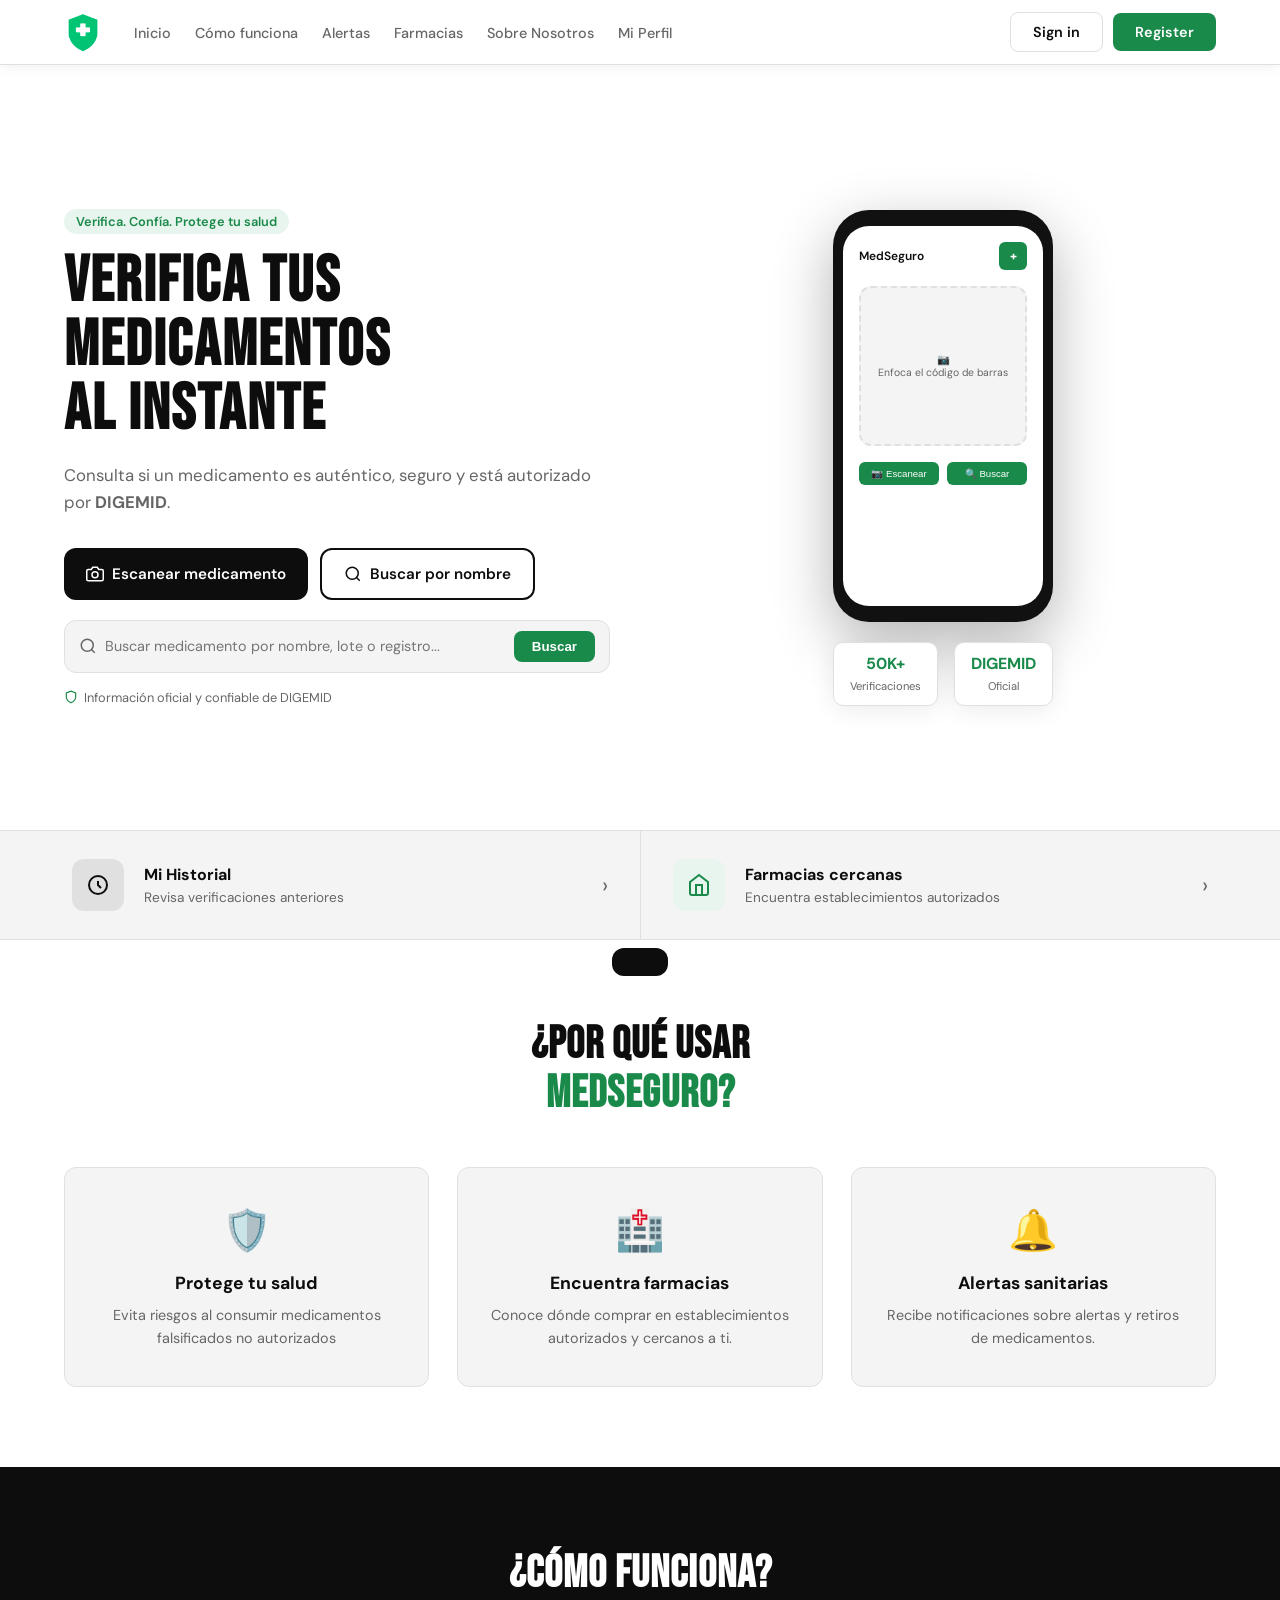
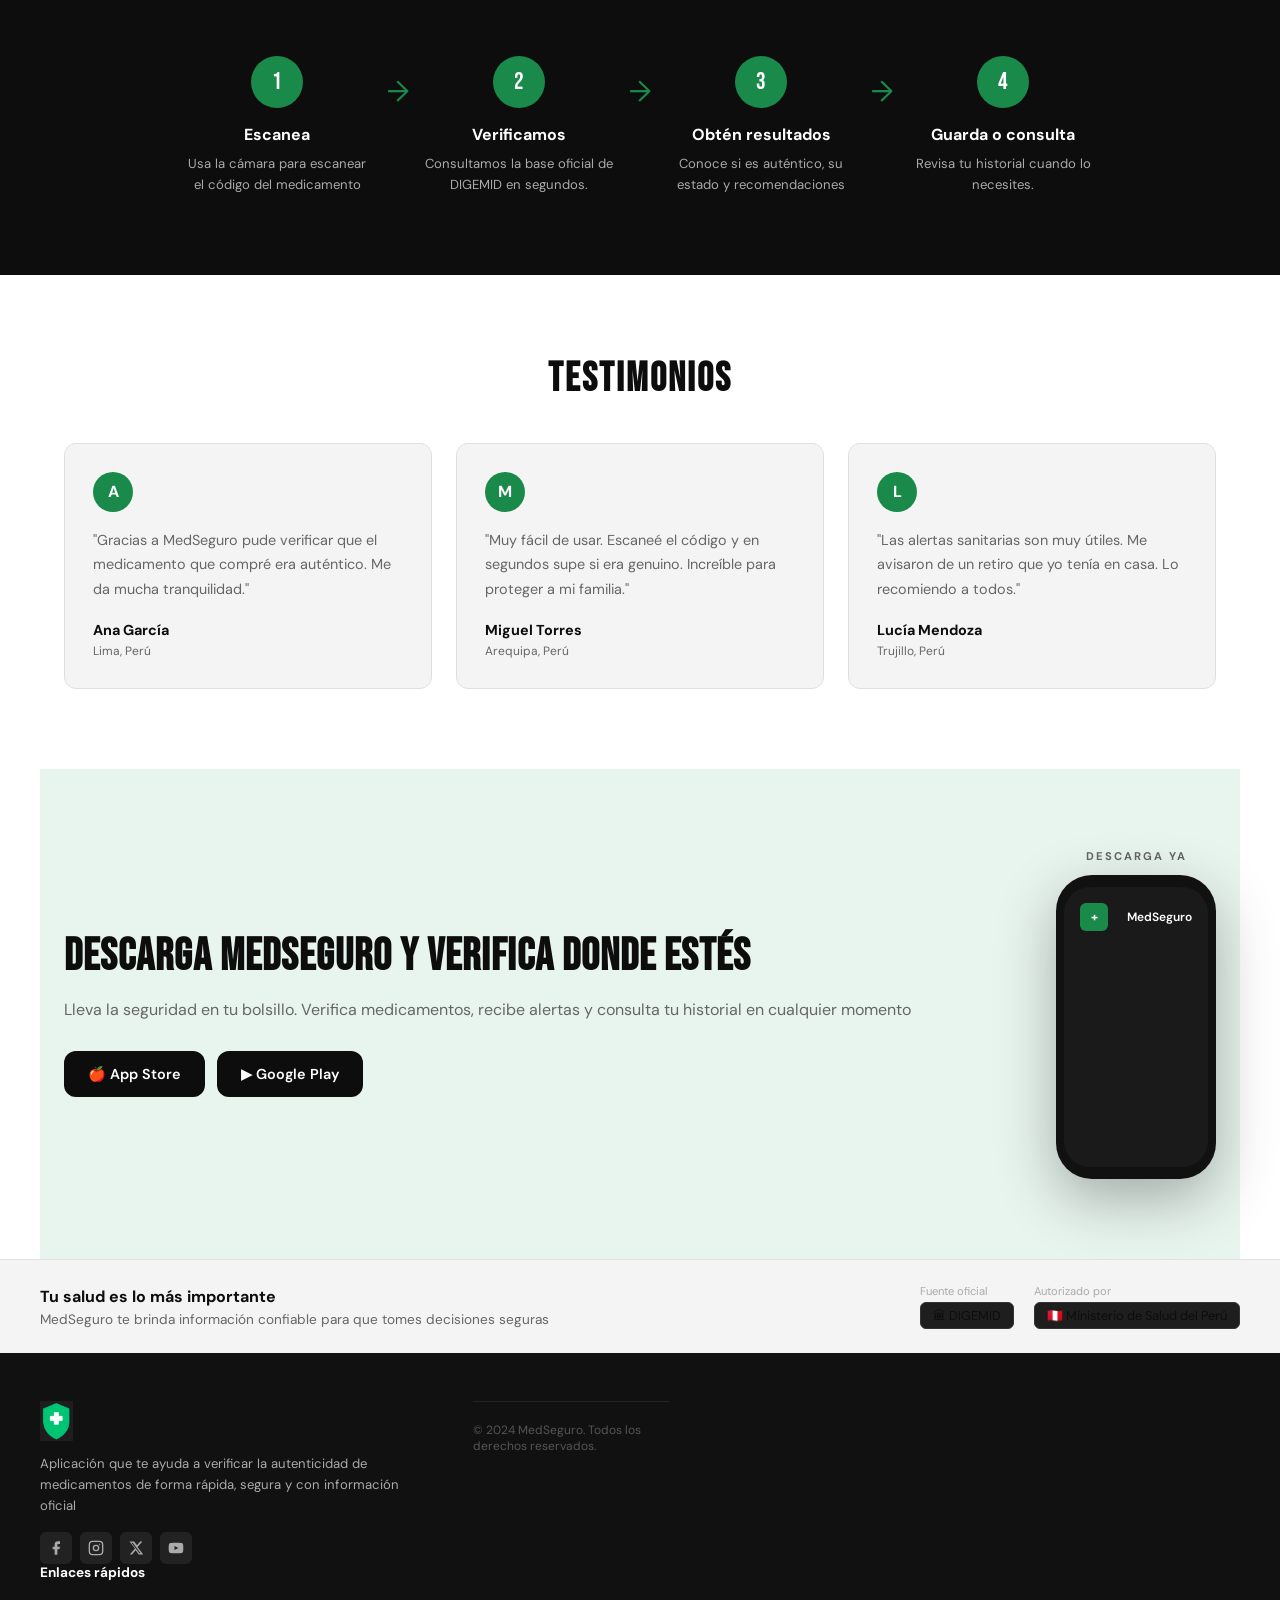
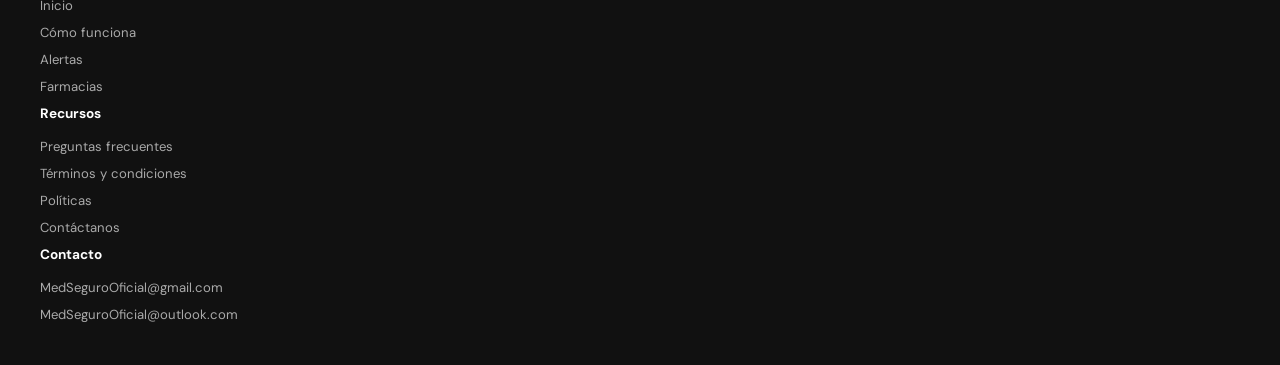
<file: docs/index.html>
<!DOCTYPE html>
<html lang="es">
<head>
  <meta charset="UTF-8"/>
  <meta name="viewport" content="width=device-width, initial-scale=1.0"/>
  <title>MedSeguro – Verifica. Confía. Cuida tu salud.</title>
  <link rel="icon" href="favicon.ico">
  <link href="https://fonts.googleapis.com/css2?family=Bebas+Neue&family=DM+Sans:wght@400;500;600;700&display=swap" rel="stylesheet">
  <link rel="stylesheet" href="assets/styles/styles.css">
</head>
<body>

  <!-- ==================== NAVBAR ==================== -->
  <nav class="navbar">
    <div class="nav-inner">
      <div class="logo" onclick="goTo('inicio')">
        <img src="assets/images/logo1.png" alt="MedSeguro" height="40" style="display:block"/>
      </div>
      <ul class="nav-links">
        <li><a onclick="goTo('inicio')" data-page="inicio">Inicio</a></li>
        <li><a onclick="goTo('inicio', 'como-funciona')" data-page="inicio">Cómo funciona</a></li>
        <li><a onclick="goTo('alertas')" data-page="alertas">Alertas</a></li>
        <li><a onclick="goTo('farmacias')" data-page="farmacias">Farmacias</a></li>
        <li><a onclick="goTo('nosotros')" data-page="nosotros">Sobre Nosotros</a></li>
        <li><a onclick="goTo('perfil')" data-page="perfil">Mi Perfil</a></li>
      </ul>
      <div class="nav-actions" id="navActions">
        <button class="btn-outline" onclick="openModal('loginModal')">Sign in</button>
        <button class="btn-primary" onclick="openModal('registerModal')">Register</button>
      </div>
      <div class="nav-perfil-btn" id="navPerfilBtn" style="display:none" onclick="goTo('perfil')">
        <div class="nav-avatar">JP</div>
        <span>Juan Pérez</span>
      </div>
      <button class="hamburger" onclick="toggleMenu()">
        <span></span><span></span><span></span>
      </button>
    </div>
    <div class="mobile-menu" id="mobileMenu">
      <a onclick="goTo('inicio');toggleMenu()">Inicio</a>
      <a onclick="goTo('alertas');toggleMenu()">Alertas</a>
      <a onclick="goTo('farmacias');toggleMenu()">Farmacias</a>
      <a onclick="goTo('nosotros');toggleMenu()">Sobre Nosotros</a>
      <a onclick="goTo('historial');toggleMenu()">Historial</a>
      <a onclick="goTo('perfil');toggleMenu()">Mi Perfil</a>
      <hr>
      <div id="mobileAuthBtns">
        <button class="btn-outline" onclick="openModal('loginModal')">Sign in</button>
        <button class="btn-primary" onclick="openModal('registerModal')">Register</button>
      </div>
      <div id="mobilePerfilBtn" style="display:none">
        <button class="btn-primary" onclick="goTo('perfil');toggleMenu()">👤 Mi Perfil</button>
      </div>
    </div>
  </nav>

  <!-- ==================== PAGE: INICIO ==================== -->
  <div class="page active" id="page-inicio">

    <!-- HERO -->
    <section class="hero" id="sec-inicio">
      <div class="hero-content">
        <p class="hero-tag">Verifica. Confía. Protege tu salud</p>
        <h1 class="hero-title">VERIFICA TUS<br>MEDICAMENTOS<br>AL INSTANTE</h1>
        <p class="hero-sub">Consulta si un medicamento es auténtico, seguro y está autorizado por <strong>DIGEMID</strong>.</p>
        <div class="hero-actions">
          <button class="btn-hero-cam" onclick="openModal('scanModal')">
            <svg viewBox="0 0 24 24" fill="none" stroke="currentColor" stroke-width="2"><path d="M23 19a2 2 0 01-2 2H3a2 2 0 01-2-2V8a2 2 0 012-2h4l2-3h6l2 3h4a2 2 0 012 2z"/><circle cx="12" cy="13" r="4"/></svg>
            Escanear medicamento
          </button>
          <button class="btn-hero-search" onclick="document.getElementById('searchInput').focus()">
            <svg viewBox="0 0 24 24" fill="none" stroke="currentColor" stroke-width="2"><circle cx="11" cy="11" r="8"/><path d="m21 21-4.35-4.35"/></svg>
            Buscar por nombre
          </button>
        </div>
        <div class="hero-search-bar">
          <svg viewBox="0 0 24 24" fill="none" stroke="currentColor" stroke-width="2"><circle cx="11" cy="11" r="8"/><path d="m21 21-4.35-4.35"/></svg>
          <input type="text" id="searchInput" placeholder="Buscar medicamento por nombre, lote o registro..." onkeydown="if(event.key==='Enter') buscarMedicamento()"/>
          <button onclick="buscarMedicamento()">Buscar</button>
        </div>
        <p class="hero-badge">
          <svg viewBox="0 0 24 24" fill="none" stroke="currentColor" stroke-width="2"><path d="M12 22s8-4 8-10V5l-8-3-8 3v7c0 6 8 10 8 10z"/></svg>
          Información oficial y confiable de DIGEMID
        </p>
      </div>
      <div class="hero-phone">
        <div class="phone-frame">
          <div class="phone-screen">
            <div class="phone-app-header"><span>MedSeguro</span><div class="phone-shield">+</div></div>
            <div class="phone-scan-area"><p>📷</p><p>Enfoca el código de barras</p></div>
            <div class="phone-actions-mini"><button>📷 Escanear</button><button>🔍 Buscar</button></div>
          </div>
        </div>
        <div class="phone-badges">
          <div class="phone-badge-item"><span class="badge-num">50K+</span><span>Verificaciones</span></div>
          <div class="phone-badge-item"><span class="badge-num">DIGEMID</span><span>Oficial</span></div>
        </div>
      </div>
    </section>

    <!-- QUICK ACTIONS BANNER -->
    <section class="quick-actions-bar">
      <div class="quick-actions-inner">
        <div class="quick-action-item" onclick="goTo('historial')">
          <div class="qa-icon">
            <svg viewBox="0 0 24 24" fill="none" stroke="currentColor" stroke-width="2"><path d="M12 8v4l3 3m6-3a9 9 0 11-18 0 9 9 0 0118 0z"/></svg>
          </div>
          <div><h3>Mi Historial</h3><p>Revisa verificaciones anteriores</p></div>
          <span class="qa-arrow">›</span>
        </div>
        <div class="quick-action-divider"></div>
        <div class="quick-action-item" onclick="goTo('farmacias')">
          <div class="qa-icon green">
            <svg viewBox="0 0 24 24" fill="none" stroke="currentColor" stroke-width="2"><path d="M3 9l9-7 9 7v11a2 2 0 01-2 2H5a2 2 0 01-2-2z"/><polyline points="9 22 9 12 15 12 15 22"/></svg>
          </div>
          <div><h3>Farmacias cercanas</h3><p>Encuentra establecimientos autorizados</p></div>
          <span class="qa-arrow">›</span>
        </div>
      </div>
    </section>

    <!-- BENEFICIOS -->
    <section class="beneficios" id="sec-beneficios">
      <h2>¿Por qué usar<br><span class="green">MedSeguro?</span></h2>
      <div class="beneficios-grid">
        <div class="beneficio-card"><div class="beneficio-icon">🛡️</div><h3>Protege tu salud</h3><p>Evita riesgos al consumir medicamentos falsificados no autorizados</p></div>
        <div class="beneficio-card" onclick="goTo('farmacias')" style="cursor:pointer"><div class="beneficio-icon">🏥</div><h3>Encuentra farmacias</h3><p>Conoce dónde comprar en establecimientos autorizados y cercanos a ti.</p></div>
        <div class="beneficio-card" onclick="goTo('alertas')" style="cursor:pointer"><div class="beneficio-icon">🔔</div><h3>Alertas sanitarias</h3><p>Recibe notificaciones sobre alertas y retiros de medicamentos.</p></div>
      </div>
    </section>

    <!-- COMO FUNCIONA -->
    <section class="como-funciona" id="sec-como-funciona">
      <h2>¿Cómo funciona?</h2>
      <div class="pasos">
        <div class="paso"><div class="paso-num">1</div><h3>Escanea</h3><p>Usa la cámara para escanear el código del medicamento</p></div>
        <div class="paso-arrow">→</div>
        <div class="paso"><div class="paso-num">2</div><h3>Verificamos</h3><p>Consultamos la base oficial de DIGEMID en segundos.</p></div>
        <div class="paso-arrow">→</div>
        <div class="paso"><div class="paso-num">3</div><h3>Obtén resultados</h3><p>Conoce si es auténtico, su estado y recomendaciones</p></div>
        <div class="paso-arrow">→</div>
        <div class="paso"><div class="paso-num">4</div><h3>Guarda o consulta</h3><p>Revisa tu historial cuando lo necesites.</p></div>
      </div>
    </section>

    <!-- TESTIMONIOS -->
    <section class="testimonios">
      <h2>TESTIMONIOS</h2>
      <div class="testimonios-grid">
        <div class="testimonio-card"><div class="testimonio-avatar">A</div><p>"Gracias a MedSeguro pude verificar que el medicamento que compré era auténtico. Me da mucha tranquilidad."</p><div class="testimonio-footer"><strong>Ana García</strong><span>Lima, Perú</span></div></div>
        <div class="testimonio-card"><div class="testimonio-avatar">M</div><p>"Muy fácil de usar. Escaneé el código y en segundos supe si era genuino. Increíble para proteger a mi familia."</p><div class="testimonio-footer"><strong>Miguel Torres</strong><span>Arequipa, Perú</span></div></div>
        <div class="testimonio-card"><div class="testimonio-avatar">L</div><p>"Las alertas sanitarias son muy útiles. Me avisaron de un retiro que yo tenía en casa. Lo recomiendo a todos."</p><div class="testimonio-footer"><strong>Lucía Mendoza</strong><span>Trujillo, Perú</span></div></div>
      </div>
    </section>

    <!-- DESCARGA -->
    <section class="descarga">
      <div class="descarga-content">
        <h2>Descarga MedSeguro y verifica donde estés</h2>
        <p>Lleva la seguridad en tu bolsillo. Verifica medicamentos, recibe alertas y consulta tu historial en cualquier momento</p>
        <div class="descarga-btns">
          <button class="btn-store">🍎 App Store</button>
          <button class="btn-store">▶ Google Play</button>
        </div>
      </div>
      <div class="descarga-phone">
        <div class="descarga-phone-label">DESCARGA YA</div>
        <div class="phone-frame small"><div class="phone-screen dark"><div class="phone-app-header"><div class="phone-shield">+</div><span style="color:white;font-size:0.75rem">MedSeguro</span></div></div></div>
      </div>
    </section>

    <!-- FOOTER TRUST -->
    <div class="footer-trust-bar">
      <div class="footer-trust-inner">
        <div><strong>Tu salud es lo más importante</strong><p>MedSeguro te brinda información confiable para que tomes decisiones seguras</p></div>
        <div class="footer-badges">
          <div class="footer-badge-block"><span class="badge-label">Fuente oficial</span><span class="badge-tag">🏛 DIGEMID</span></div>
          <div class="footer-badge-block"><span class="badge-label">Autorizado por</span><span class="badge-tag">🇵🇪 Ministerio de Salud del Perú</span></div>
        </div>
      </div>
    </div>
    <footer class="footer">
      <div class="footer-bottom">
        <div class="footer-brand">
          <div class="logo"><img src="assets/images/logo2.png" alt="MedSeguro" height="40" style="display:block"/></div>
          <p>Aplicación que te ayuda a verificar la autenticidad de medicamentos de forma rápida, segura y con información oficial</p>
        <div class="footer-social">
          <a href="https://facebook.com/TU_PAGINA" target="_blank" title="Facebook">
            <svg viewBox="0 0 24 24" width="16" height="16" fill="currentColor">
              <path d="M18 2h-3a5 5 0 00-5 5v3H7v4h3v8h4v-8h3l1-4h-4V7a1 1 0 011-1h3z"/>
            </svg>
          </a>
          <a href="https://instagram.com/TU_PAGINA" target="_blank" title="Instagram">
            <svg viewBox="0 0 24 24" width="16" height="16" fill="none" stroke="currentColor" stroke-width="2">
              <rect x="2" y="2" width="20" height="20" rx="5" ry="5"/>
              <circle cx="12" cy="12" r="4"/>
              <circle cx="17.5" cy="6.5" r="1" fill="currentColor" stroke="none"/>
            </svg>
          </a>
          <a href="https://twitter.com/TU_PAGINA" target="_blank" title="X / Twitter">
            <svg viewBox="0 0 24 24" width="16" height="16" fill="currentColor">
              <path d="M18.244 2.25h3.308l-7.227 8.26 8.502 11.24H16.17l-4.714-6.231-5.401 6.231H2.744l7.737-8.835L2.25 2.25h6.946l4.262 5.636 4.786-5.636zm-1.161 17.52h1.833L7.084 4.126H5.117z"/>
            </svg>
          </a>
          <a href="yt" target="_blank" title="YouTube">
            <svg viewBox="0 0 24 24" width="16" height="16" fill="currentColor">
              <path d="M22.54 6.42a2.78 2.78 0 00-1.95-1.96C18.88 4 12 4 12 4s-6.88 0-8.59.46a2.78 2.78 0 00-1.95 1.96A29 29 0 001 12a29 29 0 00.46 5.58a2.78 2.78 0 001.95 1.96C5.12 20 12 20 12 20s6.88 0 8.59-.46a2.78 2.78 0 001.95-1.96A29 29 0 0023 12a29 29 0 00-.46-5.58zM9.75 15.02V8.98L15.5 12l-5.75 3.02z"/>
            </svg>
          </a>
        </div>
        <div class="footer-col"><h4>Enlaces rápidos</h4><a onclick="goTo('inicio')">Inicio</a><a onclick="goTo('inicio','como-funciona')">Cómo funciona</a><a onclick="goTo('alertas')">Alertas</a><a onclick="goTo('farmacias')">Farmacias</a></div>
        <div class="footer-col"><h4>Recursos</h4><a href="#">Preguntas frecuentes</a><a href="#">Términos y condiciones</a><a href="#">Políticas</a><a onclick="goTo('nosotros')">Contáctanos</a></div>
        <div class="footer-col"><h4>Contacto</h4><a href="mailto:MedSeguroOficial@gmail.com">MedSeguroOficial@gmail.com</a><a href="mailto:MedSeguroOficial@outlook.com">MedSeguroOficial@outlook.com</a></div>
      </div>
      <div class="footer-copy"><p>© 2024 MedSeguro. Todos los derechos reservados.</p></div>
    </footer>
  </div>

  <!-- ==================== PAGE: ALERTAS ==================== -->
  <div class="page" id="page-alertas">
    <div class="page-hero" style="background:linear-gradient(135deg,#0d0d0d 60%,#0d2a1a)">
      <div class="page-hero-inner">
        <h1>ALERTAS SANITARIAS</h1>
        <p>Mantente informado sobre riesgos y retiros de medicamentos</p>
        <div class="filters">
          <button class="filter-btn active" onclick="filtrarAlertas('todas',this)">Todas</button>
          <button class="filter-btn f-riesgo" onclick="filtrarAlertas('riesgo',this)">Riesgo alto</button>
          <button class="filter-btn f-advertencia" onclick="filtrarAlertas('advertencia',this)">Advertencia</button>
          <button class="filter-btn f-falsificado" onclick="filtrarAlertas('falsificado',this)">Falsificado</button>
          <button class="filter-btn" onclick="filtrarAlertas('retiro',this)">Retiro</button>
        </div>
      </div>
    </div>
    <div class="section-container">
      <div class="alertas-list" id="alertasList"></div>
      <button class="btn-ver-todas">VER TODAS LAS ALERTAS</button>
    </div>
    <div class="footer-trust-bar">
      <div class="footer-trust-inner">
        <div><strong>Tu salud es lo más importante</strong><p>MedSeguro te brinda información confiable para que tomes decisiones seguras</p></div>
        <div class="footer-badges">
          <div class="footer-badge-block"><span class="badge-label">Fuente oficial</span><span class="badge-tag">🏛 DIGEMID</span></div>
          <div class="footer-badge-block"><span class="badge-label">Autorizado por</span><span class="badge-tag">🇵🇪 Ministerio de Salud del Perú</span></div>
        </div>
      </div>
    </div>
    <footer class="footer">
      <div class="footer-bottom">
        <div class="footer-brand"><div class="logo"><img src="assets/images/logo2.png" alt="MedSeguro" height="40" style="display:block"/></div><p>Verificación oficial de medicamentos</p><div class="footer-social"><a href="https://facebook.com/TU_PAGINA" target="_blank" title="Facebook"><svg viewBox="0 0 24 24" width="16" height="16" fill="currentColor"><path d="M18 2h-3a5 5 0 00-5 5v3H7v4h3v8h4v-8h3l1-4h-4V7a1 1 0 011-1h3z"/></svg></a><a href="https://instagram.com/TU_PAGINA" target="_blank" title="Instagram"><svg viewBox="0 0 24 24" width="16" height="16" fill="none" stroke="currentColor" stroke-width="2"><rect x="2" y="2" width="20" height="20" rx="5" ry="5"/><circle cx="12" cy="12" r="4"/><circle cx="17.5" cy="6.5" r="1" fill="currentColor" stroke="none"/></svg></a><a href="https://twitter.com/TU_PAGINA" target="_blank" title="X / Twitter"><svg viewBox="0 0 24 24" width="16" height="16" fill="currentColor"><path d="M18.244 2.25h3.308l-7.227 8.26 8.502 11.24H16.17l-4.714-6.231-5.401 6.231H2.744l7.737-8.835L2.25 2.25h6.946l4.262 5.636 4.786-5.636zm-1.161 17.52h1.833L7.084 4.126H5.117z"/></svg></a><a href="yt" target="_blank" title="YouTube"><svg viewBox="0 0 24 24" width="16" height="16" fill="currentColor"><path d="M22.54 6.42a2.78 2.78 0 00-1.95-1.96C18.88 4 12 4 12 4s-6.88 0-8.59.46a2.78 2.78 0 00-1.95 1.96A29 29 0 001 12a29 29 0 00.46 5.58a2.78 2.78 0 001.95 1.96C5.12 20 12 20 12 20s6.88 0 8.59-.46a2.78 2.78 0 001.95-1.96A29 29 0 0023 12a29 29 0 00-.46-5.58zM9.75 15.02V8.98L15.5 12l-5.75 3.02z"/></svg></a></div></div>
        <div class="footer-col"><h4>Enlaces rápidos</h4><a onclick="goTo('inicio')">Inicio</a><a onclick="goTo('alertas')">Alertas</a><a onclick="goTo('farmacias')">Farmacias</a><a onclick="goTo('nosotros')">Sobre Nosotros</a></div>
        <div class="footer-col"><h4>Contacto</h4><a href="mailto:MedSeguroOficial@gmail.com">MedSeguroOficial@gmail.com</a></div>
      </div>
      <div class="footer-copy"><p>© 2024 MedSeguro. Todos los derechos reservados.</p></div>
    </footer>
  </div>

  <!-- ==================== PAGE: FARMACIAS ==================== -->
  <div class="page" id="page-farmacias">
    <div class="page-hero farmacia-hero">
      <div class="page-hero-inner">
        <h1>FARMACIAS CERCANAS</h1>
        <p>Encuentra establecimientos autorizados y verifica disponibilidad de medicamentos</p>
        <div class="farmacia-search-bar">
          <svg viewBox="0 0 24 24" fill="none" stroke="currentColor" stroke-width="2"><circle cx="11" cy="11" r="8"/><path d="m21 21-4.35-4.35"/></svg>
          <input type="text" id="farmaciaSearch" placeholder="Buscar farmacia o dirección..." oninput="filtrarFarmaciasSearch()"/>
          <button class="btn-filtros" onclick="abrirFiltros()">
            <svg viewBox="0 0 24 24" fill="none" stroke="currentColor" stroke-width="2"><line x1="4" y1="6" x2="20" y2="6"/><line x1="8" y1="12" x2="16" y2="12"/><line x1="10" y1="18" x2="14" y2="18"/></svg>
            Filtros
          </button>
        </div>
        <!-- Filtros activos -->
        <div class="filtros-activos" id="filtrosActivos"></div>
      </div>
    </div>

    <div class="farmacias-layout">
      <!-- Panel izquierdo: lista -->
      <div class="farmacias-panel">
        <div class="farmacias-panel-header">
          <span id="farmaciaCount">6 farmacias encontradas</span>
          <div class="vista-toggle">
            <button class="vista-btn active" id="btnLista" onclick="setVista('lista')">
              <svg viewBox="0 0 24 24" fill="none" stroke="currentColor" stroke-width="2"><line x1="8" y1="6" x2="21" y2="6"/><line x1="8" y1="12" x2="21" y2="12"/><line x1="8" y1="18" x2="21" y2="18"/><line x1="3" y1="6" x2="3.01" y2="6"/><line x1="3" y1="12" x2="3.01" y2="12"/><line x1="3" y1="18" x2="3.01" y2="18"/></svg>
            </button>
            <button class="vista-btn" id="btnMapa" onclick="setVista('mapa')">
              <svg viewBox="0 0 24 24" fill="none" stroke="currentColor" stroke-width="2"><polygon points="1 6 1 22 8 18 16 22 23 18 23 2 16 6 8 2 1 6"/><line x1="8" y1="2" x2="8" y2="18"/><line x1="16" y1="6" x2="16" y2="22"/></svg>
            </button>
          </div>
        </div>
        <div class="farmacias-list" id="farmaciasList"></div>
      </div>

      <!-- Panel derecho: mapa -->
      <div class="farmacias-mapa" id="farmaciasMapa">
        <div class="mapa-placeholder" id="mapaPlaceholder">
          <div class="mapa-inner">
            <svg class="mapa-illustration" viewBox="0 0 1000 700" preserveAspectRatio="xMidYMid slice" xmlns="http://www.w3.org/2000/svg">
              <defs>
                <style>
                  .street-casing { stroke: #ddd8c8; fill: none; }
                  .street-fill { stroke: #faf8f2; fill: none; }
                </style>
              </defs>

              <!-- Fondo tierra, estilo Google Maps -->
              <rect width="1000" height="700" fill="#f2efe6"/>

              <!-- Zonas verdes (parques / áreas naturales, bloques no orgánicos) -->
              <path d="M 700 0 L 1000 0 L 1000 260 C 900 300, 830 250, 790 300 C 740 360, 760 200, 700 180 Z" fill="#c3dba6"/>
              <path d="M 60 500 L 260 480 C 300 540, 260 620, 200 640 L 40 660 Z" fill="#c3dba6"/>
              <rect x="120" y="40" width="140" height="90" rx="6" fill="#c3dba6"/>

              <!-- Calles secundarias verticales (casing + relleno) -->
              <g>
                <path class="street-casing" d="M 90 0 L 90 700" stroke-width="9"/>
                <path class="street-fill" d="M 90 0 L 90 700" stroke-width="5"/>
                <path class="street-casing" d="M 230 0 L 235 700" stroke-width="9"/>
                <path class="street-fill" d="M 230 0 L 235 700" stroke-width="5"/>
                <path class="street-casing" d="M 400 0 L 400 700" stroke-width="10"/>
                <path class="street-fill" d="M 400 0 L 400 700" stroke-width="6"/>
                <path class="street-casing" d="M 560 0 L 555 700" stroke-width="9"/>
                <path class="street-fill" d="M 560 0 L 555 700" stroke-width="5"/>
                <path class="street-casing" d="M 710 0 L 715 700" stroke-width="9"/>
                <path class="street-fill" d="M 710 0 L 715 700" stroke-width="5"/>
                <path class="street-casing" d="M 860 0 L 860 700" stroke-width="9"/>
                <path class="street-fill" d="M 860 0 L 860 700" stroke-width="5"/>
              </g>

              <!-- Calles secundarias horizontales -->
              <g>
                <path class="street-casing" d="M 0 90 L 1000 88" stroke-width="9"/>
                <path class="street-fill" d="M 0 90 L 1000 88" stroke-width="5"/>
                <path class="street-casing" d="M 0 210 L 1000 214" stroke-width="9"/>
                <path class="street-fill" d="M 0 210 L 1000 214" stroke-width="5"/>
                <path class="street-casing" d="M 0 340 L 1000 336" stroke-width="10"/>
                <path class="street-fill" d="M 0 340 L 1000 336" stroke-width="6"/>
                <path class="street-casing" d="M 0 470 L 1000 474" stroke-width="9"/>
                <path class="street-fill" d="M 0 470 L 1000 474" stroke-width="5"/>
                <path class="street-casing" d="M 0 590 L 1000 586" stroke-width="9"/>
                <path class="street-fill" d="M 0 590 L 1000 586" stroke-width="5"/>
              </g>

              <!-- Manzanas (edificios sutiles dentro de los bloques) -->
              <g fill="#e4e0d3">
                <rect x="130" y="120" width="70" height="60" rx="4"/>
                <rect x="260" y="240" width="100" height="70" rx="4"/>
                <rect x="440" y="130" width="80" height="50" rx="4"/>
                <rect x="600" y="380" width="70" height="60" rx="4"/>
                <rect x="900" y="120" width="70" height="70" rx="4"/>
                <rect x="750" y="500" width="80" height="60" rx="4"/>
                <rect x="130" y="380" width="60" height="60" rx="4"/>
                <rect x="600" y="240" width="70" height="60" rx="4"/>
              </g>

              <!-- Edificio central (donde cae el pin activo) -->
              <rect x="405" y="400" width="100" height="120" rx="6" fill="#d7d2c2"/>
              <rect x="418" y="418" width="20" height="20" rx="2" fill="#f2efe6"/>
              <rect x="452" y="418" width="20" height="20" rx="2" fill="#f2efe6"/>
              <rect x="418" y="452" width="20" height="20" rx="2" fill="#f2efe6"/>
              <rect x="452" y="452" width="20" height="20" rx="2" fill="#f2efe6"/>

            </svg>
            <!-- Pines en el mapa simulado -->
            <div class="mapa-pin" style="top:30%;left:25%" data-id="1" onclick="seleccionarFarmaciaDesdePin(1)">
              <div class="pin-dot"></div><div class="pin-label">InkaFarma</div>
            </div>
            <div class="mapa-pin" style="top:50%;left:55%" data-id="2" onclick="seleccionarFarmaciaDesdePin(2)">
              <div class="pin-dot"></div><div class="pin-label">MiFarma</div>
            </div>
            <div class="mapa-pin" style="top:20%;left:65%" data-id="3" onclick="seleccionarFarmaciaDesdePin(3)">
              <div class="pin-dot"></div><div class="pin-label">Botica Torres</div>
            </div>
            <div class="mapa-pin" style="top:65%;left:30%" data-id="4" onclick="seleccionarFarmaciaDesdePin(4)">
              <div class="pin-dot"></div><div class="pin-label">Farmacia Universal</div>
            </div>
            <div class="mapa-pin" style="top:40%;left:80%" data-id="5" onclick="seleccionarFarmaciaDesdePin(5)">
              <div class="pin-dot"></div><div class="pin-label">Botica San Juan</div>
            </div>
            <div class="mapa-pin" style="top:75%;left:70%" data-id="6" onclick="seleccionarFarmaciaDesdePin(6)">
              <div class="pin-dot"></div><div class="pin-label">Salud Total</div>
            </div>
            <!-- Mi ubicación -->
            <div class="mapa-mi-ubicacion" style="top:48%;left:48%">
              <div class="mi-ubicacion-dot"></div>
              <div class="mi-ubicacion-halo"></div>
              <div class="mi-ubicacion-ring"></div>
            </div>
          </div>
          <div class="mapa-controls">
            <button onclick="showToast('Ubicación detectada','success')">
              <svg viewBox="0 0 24 24" fill="none" stroke="currentColor" stroke-width="2"><circle cx="12" cy="12" r="10"/><circle cx="12" cy="12" r="3"/><line x1="12" y1="2" x2="12" y2="5"/><line x1="12" y1="19" x2="12" y2="22"/><line x1="2" y1="12" x2="5" y2="12"/><line x1="19" y1="12" x2="22" y2="12"/></svg>
            </button>
            <button onclick="showToast('Zoom +','')">+</button>
            <button onclick="showToast('Zoom -','')">−</button>
          </div>
        </div>
      </div>
    </div>

    <!-- MODAL: Filtros de farmacia -->
    <div class="modal-overlay" id="filtrosModal">
      <div class="modal filtros-modal">
        <button class="modal-close" onclick="closeModal('filtrosModal')">✕</button>
        <div class="filtros-header">
          <h2>Filtros</h2>
          <span class="filtros-reset" onclick="resetFiltros()">Restablecer</span>
        </div>

        <div class="filtro-section">
          <h4>Buscar medicamento</h4>
          <div class="form-group" style="margin:0">
            <input type="text" placeholder="Indicar medicamento que sea adquirido" id="filtroMedicamento"/>
          </div>
        </div>

        <div class="filtro-section">
          <h4>Distancia</h4>
          <div class="radio-group">
            <label class="radio-label"><input type="radio" name="distancia" value="0" onchange="actualizarFiltro('distancia','Cerca de mí')"/> Cerca de mí</label>
            <label class="radio-label"><input type="radio" name="distancia" value="1" onchange="actualizarFiltro('distancia','1 km')"/> 1 km</label>
            <label class="radio-label active"><input type="radio" name="distancia" value="3" checked onchange="actualizarFiltro('distancia','3 km')"/> 3 km</label>
            <label class="radio-label"><input type="radio" name="distancia" value="5" onchange="actualizarFiltro('distancia','5 km')"/> 5 km</label>
          </div>
        </div>

        <div class="filtro-section">
          <h4>Farmacia</h4>
          <select id="filtroFarmaciaChain" class="filtro-select">
            <option value="">Seleccionar farmacia</option>
            <option value="inkafarma">InkaFarma</option>
            <option value="mifarma">MiFarma</option>
            <option value="botica">Boticas independientes</option>
          </select>
        </div>

        <div class="filtro-section">
          <h4>Precio (S/.)</h4>
          <div class="price-range">
            <div class="price-labels"><span>Mínimo</span><span>Máximo</span></div>
            <div class="price-values"><span id="precioMin">S/ 15</span><span id="precioMax">S/ 45</span></div>
            <div class="range-track">
              <input type="range" min="0" max="100" value="15" id="rangeMin" oninput="updateRange()"/>
              <input type="range" min="0" max="100" value="45" id="rangeMax" oninput="updateRange()"/>
              <div class="range-fill" id="rangeFill"></div>
            </div>
            <p class="range-selected" id="rangeLabel">Rango seleccionado: S/ 15 - S/ 45</p>
          </div>
        </div>

        <div class="filtro-section">
          <h4>Servicios</h4>
          <div class="checkbox-group">
            <label class="check-item"><input type="checkbox" checked/> Venta de medicamentos</label>
            <label class="check-item"><input type="checkbox" checked/> Orientación farmacéutica</label>
            <label class="check-item"><input type="checkbox"/> Entrega a domicilio</label>
            <label class="check-item"><input type="checkbox"/> Aplicación de inyectables</label>
          </div>
        </div>

        <div class="filtro-section">
          <h4>Ordenar por</h4>
          <div class="radio-group">
            <label class="radio-label active"><input type="radio" name="orden" value="precio" checked onchange="actualizarFiltro('orden','Menor precio')"/> Menor precio</label>
            <label class="radio-label"><input type="radio" name="orden" value="precio-desc" onchange="actualizarFiltro('orden','Mayor precio')"/> Mayor precio</label>
            <label class="radio-label"><input type="radio" name="orden" value="cercano" onchange="actualizarFiltro('orden','Más cercano')"/> Más cercano</label>
            <label class="radio-label"><input type="radio" name="orden" value="calificacion" onchange="actualizarFiltro('orden','Mejor calificación')"/> Mejor calificación</label>
          </div>
        </div>

        <div class="filtro-section">
          <div class="toggle-row">
            <span><h4 style="margin:0">Horario de atención</h4><p style="font-size:0.8rem;color:#888;margin:0">Atención 24 horas</p></span>
            <label class="toggle-switch">
              <input type="checkbox" id="toggle24h" onchange="actualizarFiltro('horario','24 horas')"/>
              <span class="toggle-slider"></span>
            </label>
          </div>
        </div>

        <button class="btn-primary full" onclick="aplicarFiltros()">Aplicar filtros</button>
      </div>
    </div>

    <!-- MODAL: Detalle de farmacia -->
    <div class="modal-overlay" id="detalleModal">
      <div class="modal detalle-modal">
        <button class="modal-close" onclick="closeModal('detalleModal')">✕</button>
        <div id="detalleContent"></div>
      </div>
    </div>

    <!-- MODAL: Cómo llegar -->
    <div class="modal-overlay" id="rutaModal">
      <div class="modal ruta-modal">
        <button class="modal-close" onclick="closeModal('rutaModal')">✕</button>
        <div id="rutaContent"></div>
      </div>
    </div>

    <footer class="footer">
      <div class="footer-bottom">
        <div class="footer-brand"><div class="logo"><img src="assets/images/logo2.png" alt="MedSeguro" height="40" style="display:block"/></div><p>Verificación oficial de medicamentos</p><div class="footer-social"><a href="https://facebook.com/TU_PAGINA" target="_blank" title="Facebook"><svg viewBox="0 0 24 24" width="16" height="16" fill="currentColor"><path d="M18 2h-3a5 5 0 00-5 5v3H7v4h3v8h4v-8h3l1-4h-4V7a1 1 0 011-1h3z"/></svg></a><a href="https://instagram.com/TU_PAGINA" target="_blank" title="Instagram"><svg viewBox="0 0 24 24" width="16" height="16" fill="none" stroke="currentColor" stroke-width="2"><rect x="2" y="2" width="20" height="20" rx="5" ry="5"/><circle cx="12" cy="12" r="4"/><circle cx="17.5" cy="6.5" r="1" fill="currentColor" stroke="none"/></svg></a><a href="https://twitter.com/TU_PAGINA" target="_blank" title="X / Twitter"><svg viewBox="0 0 24 24" width="16" height="16" fill="currentColor"><path d="M18.244 2.25h3.308l-7.227 8.26 8.502 11.24H16.17l-4.714-6.231-5.401 6.231H2.744l7.737-8.835L2.25 2.25h6.946l4.262 5.636 4.786-5.636zm-1.161 17.52h1.833L7.084 4.126H5.117z"/></svg></a><a href="yt" target="_blank" title="YouTube"><svg viewBox="0 0 24 24" width="16" height="16" fill="currentColor"><path d="M22.54 6.42a2.78 2.78 0 00-1.95-1.96C18.88 4 12 4 12 4s-6.88 0-8.59.46a2.78 2.78 0 00-1.95 1.96A29 29 0 001 12a29 29 0 00.46 5.58a2.78 2.78 0 001.95 1.96C5.12 20 12 20 12 20s6.88 0 8.59-.46a2.78 2.78 0 001.95-1.96A29 29 0 0023 12a29 29 0 00-.46-5.58zM9.75 15.02V8.98L15.5 12l-5.75 3.02z"/></svg></a></div></div>
        <div class="footer-col"><h4>Enlaces rápidos</h4><a onclick="goTo('inicio')">Inicio</a><a onclick="goTo('alertas')">Alertas</a><a onclick="goTo('nosotros')">Sobre Nosotros</a></div>
        <div class="footer-col"><h4>Contacto</h4><a href="mailto:MedSeguroOficial@gmail.com">MedSeguroOficial@gmail.com</a></div>
      </div>
      <div class="footer-copy"><p>© 2024 MedSeguro. Todos los derechos reservados.</p></div>
    </footer>
  </div>

  <!-- ==================== PAGE: SOBRE NOSOTROS ==================== -->
  <div class="page" id="page-nosotros">
    <div class="page-hero">
      <div class="page-hero-inner">
        <h1>Sobre MedSeguro</h1>
        <p>Somos una plataforma que te permite verificar la autenticidad de tus medicamentos con información oficial y confiable de DIGEMID y entidades autorizadas.</p>
      </div>
    </div>
    <div class="section-container">
      <div class="nosotros-grid">
        <div class="nosotros-img-placeholder">
          <img src="assets/images/equipo-medseguro.jpg" alt="Equipo MedSeguro" class="nosotros-img"/>
        </div>
        <div class="nosotros-mvv">
          <div class="mvv-item"><h3>Misión</h3><p>Promover el consumo seguro de medicamentos brindando información confiable y accesible</p></div>
          <div class="mvv-item"><h3>Visión</h3><p>Ser la plataforma líder en verificación de medicamentos en Perú.</p></div>
          <div class="mvv-item"><h3>Valores</h3><div class="valores-list"><span>🛡️ Seguridad</span><span>✅ Confianza</span><span>💡 Innovación</span><span>❤️ Salud primero</span></div></div>
        </div>
      </div>
    </div>
    <div class="contacto-section" id="sec-contacto">
      <div class="contacto-grid">
        <div class="contacto-info">
          <h2>Contáctanos</h2>
          <p>Estamos aquí para ayudarte</p>
          <div class="contacto-item"><div class="contacto-icon">📧</div><div><strong>Correo</strong><p>MedSeguroOficial@gmail.com</p></div></div>
          <div class="contacto-item"><div class="contacto-icon">📞</div><div><strong>Teléfono</strong><p>+51 987 654 321</p></div></div>
          <div class="contacto-item"><div class="contacto-icon">📍</div><div><strong>Ubicación</strong><p>Lima, Perú</p></div></div>
          <div class="contacto-item"><div class="contacto-icon">🕐</div><div><strong>Horario de atención</strong><p>Lunes a Viernes<br>9:00 am – 6:00 p.m.</p></div></div>
        </div>
        <div class="contacto-form">
          <div class="form-row">
            <div class="form-group"><label>Nombre</label><input type="text" placeholder="Juan Carlos" id="cNombre"/></div>
            <div class="form-group"><label>Apellido</label><input type="text" placeholder="Pérez Gómez" id="cApellido"/></div>
          </div>
          <div class="form-group"><label>Email</label><input type="email" placeholder="juan.perez@email.com" id="cEmail"/></div>
          <div class="form-group"><label>Mensaje</label><textarea placeholder="Escribe tu mensaje aquí..." rows="5" id="cMensaje"></textarea></div>
          <button class="btn-primary full" onclick="enviarContacto()">Enviar mensaje</button>
        </div>
      </div>
    </div>
    <footer class="footer">
      <div class="footer-bottom">
        <div class="footer-brand"><div class="logo"><img src="assets/images/logo2.png" alt="MedSeguro" height="40" style="display:block"/></div><p>Verificación oficial de medicamentos</p><div class="footer-social"><a href="https://facebook.com/TU_PAGINA" target="_blank" title="Facebook"><svg viewBox="0 0 24 24" width="16" height="16" fill="currentColor"><path d="M18 2h-3a5 5 0 00-5 5v3H7v4h3v8h4v-8h3l1-4h-4V7a1 1 0 011-1h3z"/></svg></a><a href="https://instagram.com/TU_PAGINA" target="_blank" title="Instagram"><svg viewBox="0 0 24 24" width="16" height="16" fill="none" stroke="currentColor" stroke-width="2"><rect x="2" y="2" width="20" height="20" rx="5" ry="5"/><circle cx="12" cy="12" r="4"/><circle cx="17.5" cy="6.5" r="1" fill="currentColor" stroke="none"/></svg></a><a href="https://twitter.com/TU_PAGINA" target="_blank" title="X / Twitter"><svg viewBox="0 0 24 24" width="16" height="16" fill="currentColor"><path d="M18.244 2.25h3.308l-7.227 8.26 8.502 11.24H16.17l-4.714-6.231-5.401 6.231H2.744l7.737-8.835L2.25 2.25h6.946l4.262 5.636 4.786-5.636zm-1.161 17.52h1.833L7.084 4.126H5.117z"/></svg></a><a href="yt" target="_blank" title="YouTube"><svg viewBox="0 0 24 24" width="16" height="16" fill="currentColor"><path d="M22.54 6.42a2.78 2.78 0 00-1.95-1.96C18.88 4 12 4 12 4s-6.88 0-8.59.46a2.78 2.78 0 00-1.95 1.96A29 29 0 001 12a29 29 0 00.46 5.58a2.78 2.78 0 001.95 1.96C5.12 20 12 20 12 20s6.88 0 8.59-.46a2.78 2.78 0 001.95-1.96A29 29 0 0023 12a29 29 0 00-.46-5.58zM9.75 15.02V8.98L15.5 12l-5.75 3.02z"/></svg></a></div></div>
        <div class="footer-col"><h4>Enlaces rápidos</h4><a onclick="goTo('inicio')">Inicio</a><a onclick="goTo('alertas')">Alertas</a><a onclick="goTo('farmacias')">Farmacias</a><a onclick="goTo('nosotros')">Sobre Nosotros</a></div>
        <div class="footer-col"><h4>Contacto</h4><a href="mailto:MedSeguroOficial@gmail.com">MedSeguroOficial@gmail.com</a></div>
      </div>
      <div class="footer-copy"><p>© 2024 MedSeguro. Todos los derechos reservados.</p></div>
    </footer>
  </div>

  <!-- ==================== PAGE: HISTORIAL ==================== -->
  <div class="page" id="page-historial">
    <div class="page-hero">
      <div class="page-hero-inner">
        <h1>Historial de verificación</h1>
        <p>Revisa y gestiona todas las verificaciones que has realizado</p>
        <div class="filters">
          <button class="filter-btn active" onclick="filtrarHistorial('todos',this)">Todos</button>
          <button class="filter-btn" onclick="filtrarHistorial('autentico',this)">Auténticos</button>
          <button class="filter-btn f-advertencia" onclick="filtrarHistorial('advertencia',this)">Advertencias</button>
          <button class="filter-btn f-riesgo" onclick="filtrarHistorial('riesgo',this)">Riesgo</button>
        </div>
        <div class="historial-search-bar">
          <input type="text" placeholder="Buscar en historial..." id="historialSearch" oninput="buscarHistorial()"/>
          <button class="btn-primary" onclick="showToast('Exportado exitosamente','success')">Exportar</button>
        </div>
      </div>
    </div>
    <div class="section-container">
      <div class="historial-list" id="historialList"></div>
      <button class="btn-ver-todas" onclick="showToast('No hay más registros','')">CARGAR MÁS</button>
    </div>
    <div class="frecuentes-section">
      <h2>Medicinas frecuentes</h2>
      <p>Accede rápidamente a los medicamentos que verificas con mayor frecuencia</p>
      <div id="frecuentesList"></div>
      <div class="frecuente-add" onclick="showToast('Función disponible próximamente','')">
        <div class="frecuente-add-icon">＋</div>
        <div><h3>Añadir medicamento frecuente</h3><p>Marca y guarda medicamentos para acceder más rápido</p></div>
      </div>
    </div>
    <footer class="footer">
      <div class="footer-bottom">
        <div class="footer-brand"><div class="logo"><img src="assets/images/logo2.png" alt="MedSeguro" height="40" style="display:block"/></div><p>Verificación oficial de medicamentos</p></div>
        <div class="footer-col"><h4>Navegación</h4><a onclick="goTo('inicio')">Inicio</a><a onclick="goTo('alertas')">Alertas</a><a onclick="goTo('farmacias')">Farmacias</a></div>
      </div>
      <div class="footer-copy"><p>© 2024 MedSeguro. Todos los derechos reservados.</p></div>
    </footer>
  </div>
  
    <!-- ==================== PAGE: PERFIL ==================== -->
  <div class="page" id="page-perfil">
    <div class="page-hero">
      <div class="page-hero-inner">
        <h1>MI PERFIL</h1>
        <p>Gestiona tu cuenta y preferencias</p>
      </div>
    </div>

    <div class="perfil-layout section-container">
      <!-- Sidebar izquierdo -->
      <div class="perfil-sidebar">
        <div class="perfil-avatar-block">
          <div class="perfil-avatar">JP</div>
          <h3 class="perfil-nombre">Juan Pérez</h3>
          <p class="perfil-email">juan.perez@email.com</p>
        </div>
        <nav class="perfil-nav">
          <a class="perfil-nav-item active" onclick="showPerfilSection('mis-datos')">
            <span class="pni">👤</span> Mis datos
          </a>
          <a class="perfil-nav-item" onclick="showPerfilSection('favoritos')">
            <span class="pni">❤️</span> Mis favoritos
          </a>
          <a class="perfil-nav-item" onclick="showPerfilSection('escaneos')">
            <span class="pni">🕐</span> Historial de escaneos
          </a>
          <a class="perfil-nav-item" onclick="showPerfilSection('recordatorios')">
            <span class="pni">📋</span> Recordatorios
          </a>
          <a class="perfil-nav-item" onclick="showPerfilSection('configuracion')">
            <span class="pni">⚙️</span> Configuración
          </a>
          <a class="perfil-nav-item" onclick="showPerfilSection('ayuda')">
            <span class="pni">🎧</span> Ayuda y soporte
          </a>
          <a class="perfil-nav-item danger" onclick="cerrarSesionPerfil()">
            <span class="pni">🚪</span> Cerrar sesión
          </a>
        </nav>
      </div>

      <!-- Contenido dinámico -->
      <div class="perfil-content" id="perfilContent"></div>
    </div>

    <footer class="footer">
      <div class="footer-bottom">
        <div class="footer-brand"><div class="logo"><img src="assets/images/logo2.png" alt="MedSeguro" height="40" style="display:block"/></div><p>Verificación oficial de medicamentos</p></div>
        <div class="footer-col"><h4>Navegación</h4><a onclick="goTo('inicio')">Inicio</a><a onclick="goTo('alertas')">Alertas</a><a onclick="goTo('farmacias')">Farmacias</a></div>
      </div>
      <div class="footer-copy"><p>© 2024 MedSeguro. Todos los derechos reservados.</p></div>
    </footer>
  </div>



  <!-- ==================== MODALS GLOBALES ==================== -->

  <!-- LOGIN -->
  <div class="modal-overlay" id="loginModal">
    <div class="modal">
      <button class="modal-close" onclick="closeModal('loginModal')">✕</button>
      <h2>Iniciar sesión</h2>
      <p class="modal-sub">Bienvenido de nuevo</p>
      <div class="form-group"><label>Correo electrónico</label><input type="email" placeholder="ejemplo@correo.com" id="loginEmail"/></div>
      <div class="form-group"><label>Contraseña</label><input type="password" placeholder="••••••••••••" id="loginPass"/><span class="form-link" onclick="openModal('forgotModal')">¿Olvidaste tu contraseña?</span></div>
      <button class="btn-primary full" onclick="login()">Iniciar sesión</button>
      <div class="divider">o continúa con</div>
      <button class="btn-social"><span>G</span> Google</button>
      <button class="btn-social"><span>🍎</span> Apple</button>
      <p class="modal-footer">¿No tienes cuenta? <span onclick="switchModal('loginModal','registerModal')">Regístrate</span></p>
    </div>
  </div>

  <!-- REGISTER -->
  <div class="modal-overlay" id="registerModal">
    <div class="modal">
      <button class="modal-close" onclick="closeModal('registerModal')">✕</button>
      <h2>Crear cuenta</h2>
      <p class="modal-sub">Completa tus datos para crear una cuenta</p>
      <div class="form-row">
        <div class="form-group"><label>Nombres</label><input type="text" placeholder="Juan Rodrigo" id="regNombre"/></div>
        <div class="form-group"><label>Apellidos</label><input type="text" placeholder="Pérez Lopez" id="regApellido"/></div>
      </div>
      <div class="form-group"><label>Correo electrónico</label><input type="email" placeholder="ejemplo@correo.com" id="regEmail"/></div>
      <div class="form-group"><label>Teléfono</label><input type="tel" placeholder="987 654 321" id="regTelefono"/></div>
      <div class="form-row">
        <div class="form-group"><label>Fecha de nacimiento</label><input type="date" id="regFechaNac"/></div>
        <div class="form-group"><label>Género</label>
          <select id="regGenero" style="width:100%;padding:12px 14px;border:1.5px solid var(--gray-mid);border-radius:var(--radius);font-family:var(--font-body);font-size:0.9rem;outline:none;background:white">
            <option value="">Seleccionar...</option>
            <option value="Masculino">Masculino</option>
            <option value="Femenino">Femenino</option>
            <option value="Prefiero no decir">Prefiero no decir</option>
          </select>
        </div>
      </div>
      <div class="form-group"><label>Contraseña</label><input type="password" placeholder="••••••••••••" id="regPass"/></div>
      <div class="form-group"><label>Confirmar contraseña</label><input type="password" placeholder="••••••••••••" id="regPass2"/></div>
      <label class="checkbox-label"><input type="checkbox" id="regTerms"/> Acepto los <span>Términos y Condiciones</span> y la <span>Política de Privacidad</span></label>
      <button class="btn-primary full" onclick="register()">Crear cuenta</button>
      <p class="modal-footer">¿Ya tienes cuenta? <span onclick="switchModal('registerModal','loginModal')">Iniciar sesión</span></p>
    </div>
  </div>

  <!-- FORGOT -->
  <div class="modal-overlay" id="forgotModal">
    <div class="modal">
      <button class="modal-close" onclick="closeModal('forgotModal')">✕</button>
      <h2>¿Olvidaste tu contraseña?</h2>
      <p class="modal-sub">Ingresa tu correo y te enviaremos instrucciones para restablecerla.</p>
      <div class="form-group"><label>Correo electrónico</label><input type="email" placeholder="ejemplo@correo.com" id="forgotEmail"/></div>
      <button class="btn-primary full" onclick="enviarReset()">Enviar instrucciones</button>
      <p class="modal-footer"><span onclick="switchModal('forgotModal','loginModal')">Volver al inicio de sesión</span></p>
    </div>
  </div>

  <!-- ESCANEAR -->
  <div class="modal-overlay" id="scanModal">
    <div class="modal scan-modal">
      <button class="modal-close" onclick="closeModal('scanModal')">✕</button>
      <h2>Escanear</h2>
      <p class="modal-sub">Enfoca el código de barras o código QR del medicamento</p>
      <div class="scan-area">
        <div class="scan-frame">
          <div class="corner tl"></div><div class="corner tr"></div>
          <div class="corner bl"></div><div class="corner br"></div>
          <div class="scan-line"></div>
        </div>
      </div>
      <div class="scan-options">
        <button class="btn-outline full">📁 Subir archivo</button>
        <button class="btn-outline full" onclick="toggleManual()">⌨️ Ingresar el código manualmente</button>
      </div>
      <div id="manualInputArea" style="display:none" class="form-group" style="margin-top:12px">
        <label>Código o nombre del medicamento</label>
        <input type="text" placeholder="Ej: Paracetamol 500mg" id="manualCode" onkeydown="if(event.key==='Enter') verificarManual()"/>
        <button class="btn-primary full" style="margin-top:8px" onclick="verificarManual()">Verificar</button>
      </div>
    </div>
  </div>

  <!-- RESULTADO -->
  <div class="modal-overlay" id="resultModal">
    <div class="modal result-modal">
      <button class="modal-close" onclick="closeModal('resultModal')">✕</button>
      <div id="resultContent"></div>
    </div>
  </div>

  <!-- TOAST -->
  <div class="toast" id="toast"></div>

  <script src="assets/scripts/main.js"></script>
</body>
</html>
</file>
<file: docs/assets/styles/styles.css>
/* =============================================
   VARIABLES & RESET
============================================= */
:root {
  --green: #1a8a4a;
  --green-dark: #136838;
  --green-light: #e8f5ee;
  --black: #0d0d0d;
  --white: #ffffff;
  --gray-light: #f4f4f4;
  --gray-mid: #e0e0e0;
  --gray-text: #666;
  --red: #d32f2f;
  --orange: #e65100;
  --font-display: 'Bebas Neue', sans-serif;
  --font-body: 'DM Sans', sans-serif;
  --radius: 12px;
  --shadow: 0 4px 24px rgba(0,0,0,0.08);
  --shadow-lg: 0 8px 40px rgba(0,0,0,0.14);
}
*, *::before, *::after { box-sizing: border-box; margin: 0; padding: 0; }
html { scroll-behavior: smooth; }
body { font-family: var(--font-body); background: var(--white); color: var(--black); overflow-x: hidden; }
a { text-decoration: none; }

/* =============================================
   PAGES
============================================= */
.page { display: none; }
.page.active { display: block; }

/* =============================================
   NAVBAR
============================================= */
.navbar {
  position: sticky; top: 0; z-index: 1000;
  background: var(--white);
  border-bottom: 1px solid var(--gray-mid);
  box-shadow: 0 2px 12px rgba(0,0,0,0.06);
}
.nav-inner {
  max-width: 1200px; margin: 0 auto; padding: 0 24px;
  height: 64px; display: flex; align-items: center; gap: 32px;
}
.logo {
  display: flex; align-items: center; gap: 8px;
  font-family: var(--font-display); font-size: 1.4rem; letter-spacing: 1px;
  color: var(--black); cursor: pointer; flex-shrink: 0;
}
.logo-icon {
  width: 36px; height: 36px; background: var(--green); color: white;
  border-radius: 8px; display: flex; align-items: center; justify-content: center;
  font-size: 1.3rem; font-weight: 900;
}
.nav-links { list-style: none; display: flex; gap: 24px; flex: 1; }
.nav-links a {
  color: var(--gray-text); font-size: 0.9rem; font-weight: 500;
  cursor: pointer; transition: color 0.2s; padding: 4px 0;
  border-bottom: 2px solid transparent;
}
.nav-links a:hover { color: var(--green); }
.nav-links a.active { color: var(--green); border-bottom-color: var(--green); }
.nav-actions { display: flex; gap: 10px; align-items: center; }
.hamburger {
  display: none; flex-direction: column; gap: 5px;
  background: none; border: none; cursor: pointer; padding: 4px; margin-left: auto;
}
.hamburger span { width: 24px; height: 2px; background: var(--black); display: block; border-radius: 2px; }
.mobile-menu {
  display: none; flex-direction: column; padding: 16px 24px; gap: 14px;
  border-top: 1px solid var(--gray-mid); background: var(--white);
}
.mobile-menu a { color: var(--black); font-size: 1rem; cursor: pointer; }
.mobile-menu hr { border: none; border-top: 1px solid var(--gray-mid); }
.mobile-menu.open { display: flex; }

/* =============================================
   BUTTONS
============================================= */
.btn-primary {
  background: var(--green); color: white; border: none;
  padding: 10px 22px; border-radius: 8px;
  font-family: var(--font-body); font-size: 0.9rem; font-weight: 600;
  cursor: pointer; transition: background 0.2s, transform 0.1s;
}
.btn-primary:hover { background: var(--green-dark); transform: translateY(-1px); }
.btn-primary.full { width: 100%; padding: 14px; font-size: 1rem; border-radius: var(--radius); }
.btn-outline {
  background: white; color: var(--black); border: 1.5px solid var(--gray-mid);
  padding: 10px 22px; border-radius: 8px;
  font-family: var(--font-body); font-size: 0.9rem; font-weight: 600;
  cursor: pointer; transition: border-color 0.2s, color 0.2s;
}
.btn-outline:hover { border-color: var(--green); color: var(--green); }
.btn-outline.full { width: 100%; padding: 14px; font-size: 1rem; border-radius: var(--radius); margin-bottom: 8px; }

/* =============================================
   HERO
============================================= */
.hero {
  max-width: 1200px; margin: 0 auto; padding: 80px 24px 60px;
  display: grid; grid-template-columns: 1fr 1fr; gap: 60px;
  align-items: center; min-height: 85vh;
}
.hero-tag {
  font-size: 0.8rem; font-weight: 600; color: var(--green);
  background: var(--green-light); padding: 4px 12px; border-radius: 20px;
  display: inline-block; margin-bottom: 16px;
}
.hero-title {
  font-family: var(--font-display); font-size: clamp(2.8rem, 5vw, 4.5rem);
  line-height: 1; letter-spacing: 2px; margin-bottom: 20px;
}
.hero-sub { font-size: 1.05rem; color: var(--gray-text); margin-bottom: 32px; line-height: 1.6; }
.hero-actions { display: flex; gap: 12px; flex-wrap: wrap; margin-bottom: 20px; }
.btn-hero-cam, .btn-hero-search {
  display: flex; align-items: center; gap: 8px;
  padding: 14px 22px; border-radius: var(--radius);
  font-family: var(--font-body); font-size: 0.95rem; font-weight: 600;
  cursor: pointer; transition: 0.2s;
}
.btn-hero-cam svg, .btn-hero-search svg { width: 18px; height: 18px; }
.btn-hero-cam { background: var(--black); color: white; border: none; }
.btn-hero-cam:hover { background: #333; }
.btn-hero-search { background: white; color: var(--black); border: 2px solid var(--black); }
.btn-hero-search:hover { background: var(--gray-light); }
.hero-search-bar {
  display: flex; align-items: center; gap: 8px;
  background: var(--gray-light); border: 1.5px solid var(--gray-mid);
  border-radius: var(--radius); padding: 10px 14px; margin-bottom: 16px;
}
.hero-search-bar svg { width: 18px; height: 18px; color: var(--gray-text); flex-shrink: 0; }
.hero-search-bar input {
  flex: 1; border: none; background: none;
  font-family: var(--font-body); font-size: 0.9rem; outline: none;
}
.hero-search-bar button {
  background: var(--green); color: white; border: none;
  padding: 8px 18px; border-radius: 8px; font-weight: 600; cursor: pointer;
}
.hero-badge { display: flex; align-items: center; gap: 6px; font-size: 0.8rem; color: var(--gray-text); }
.hero-badge svg { width: 14px; height: 14px; color: var(--green); }

/* Phone mockup */
.hero-phone { display: flex; flex-direction: column; align-items: center; gap: 20px; }
.phone-frame {
  width: 220px; background: #111; border-radius: 36px;
  padding: 16px 10px; box-shadow: 0 20px 60px rgba(0,0,0,0.3);
}
.phone-screen {
  background: var(--white); border-radius: 26px; overflow: hidden;
  min-height: 380px; padding: 16px;
}
.phone-screen.dark { background: #1a1a1a; min-height: 280px; }
.phone-app-header { display: flex; justify-content: space-between; align-items: center; margin-bottom: 16px; font-size: 0.75rem; font-weight: 600; }
.phone-shield { width: 28px; height: 28px; background: var(--green); color: white; border-radius: 6px; display: flex; align-items: center; justify-content: center; font-weight: 900; }
.phone-scan-area {
  background: var(--gray-light); border-radius: 12px; height: 160px;
  display: flex; flex-direction: column; align-items: center; justify-content: center;
  margin-bottom: 16px; border: 2px dashed var(--gray-mid);
  font-size: 0.65rem; color: var(--gray-text);
}
.phone-actions-mini { display: flex; gap: 8px; }
.phone-actions-mini button {
  flex: 1; font-size: 0.6rem; padding: 6px 4px;
  border: none; background: var(--green); color: white; border-radius: 6px; cursor: pointer;
}
.phone-badges { display: flex; gap: 16px; }
.phone-badge-item {
  background: var(--white); border: 1.5px solid var(--gray-mid);
  border-radius: 10px; padding: 10px 16px; text-align: center; box-shadow: var(--shadow);
}
.badge-num { display: block; font-weight: 700; color: var(--green); font-size: 1rem; }
.phone-badge-item span:last-child { font-size: 0.7rem; color: var(--gray-text); }

/* =============================================
   QUICK ACTIONS BAR (reemplaza historial banner)
============================================= */
.quick-actions-bar {
  background: var(--gray-light);
  border-top: 1px solid var(--gray-mid);
  border-bottom: 1px solid var(--gray-mid);
}
.quick-actions-inner {
  max-width: 1200px; margin: 0 auto;
  display: grid; grid-template-columns: 1fr 1px 1fr;
  align-items: stretch;
}
.quick-action-divider { background: var(--gray-mid); }
.quick-action-item {
  display: flex; align-items: center; gap: 20px;
  padding: 28px 32px; cursor: pointer;
  transition: background 0.2s;
}
.quick-action-item:hover { background: #eaeaea; }
.qa-icon {
  width: 52px; height: 52px; background: var(--gray-mid);
  border-radius: 12px; display: flex; align-items: center; justify-content: center;
  flex-shrink: 0; color: var(--black);
}
.qa-icon svg { width: 24px; height: 24px; }
.qa-icon.green { background: var(--green-light); color: var(--green); }
.quick-action-item h3 { font-size: 1rem; font-weight: 700; margin-bottom: 4px; }
.quick-action-item p { font-size: 0.85rem; color: var(--gray-text); }
.qa-arrow { margin-left: auto; color: var(--gray-text); font-size: 1.4rem; flex-shrink: 0; }

/* =============================================
   BENEFICIOS
============================================= */
.beneficios { max-width: 1200px; margin: 0 auto; padding: 80px 24px; text-align: center; }
.beneficios h2 { font-family: var(--font-display); font-size: clamp(2rem, 3.5vw, 3rem); letter-spacing: 1px; margin-bottom: 48px; line-height: 1.1; }
.green { color: var(--green); }
.beneficios-grid { display: grid; grid-template-columns: repeat(3, 1fr); gap: 28px; }
.beneficio-card {
  background: var(--gray-light); border-radius: var(--radius); padding: 36px 28px;
  border: 1.5px solid var(--gray-mid); transition: box-shadow 0.2s, transform 0.2s;
}
.beneficio-card:hover { box-shadow: var(--shadow-lg); transform: translateY(-4px); }
.beneficio-icon { font-size: 2.5rem; margin-bottom: 16px; }
.beneficio-card h3 { font-size: 1.1rem; font-weight: 700; margin-bottom: 10px; }
.beneficio-card p { font-size: 0.9rem; color: var(--gray-text); line-height: 1.6; }

/* Como funciona */
.como-funciona { background: var(--black); color: white; padding: 80px 24px; text-align: center; }
.como-funciona h2 { font-family: var(--font-display); font-size: clamp(2rem, 3.5vw, 3rem); letter-spacing: 1px; margin-bottom: 56px; }
.pasos { max-width: 1100px; margin: 0 auto; display: flex; align-items: flex-start; justify-content: center; flex-wrap: wrap; gap: 0; }
.paso { flex: 1; min-width: 160px; max-width: 220px; text-align: center; padding: 0 16px; }
.paso-num { width: 52px; height: 52px; background: var(--green); border-radius: 50%; display: flex; align-items: center; justify-content: center; font-family: var(--font-display); font-size: 1.5rem; margin: 0 auto 16px; }
.paso h3 { font-size: 1rem; font-weight: 700; margin-bottom: 8px; }
.paso p { font-size: 0.82rem; color: #aaa; line-height: 1.6; }
.paso-arrow { font-size: 1.8rem; color: var(--green); padding-top: 16px; flex-shrink: 0; }

/* Testimonios */
.testimonios { padding: 80px 24px; max-width: 1200px; margin: 0 auto; text-align: center; }
.testimonios h2 { font-family: var(--font-display); font-size: 2.5rem; letter-spacing: 2px; margin-bottom: 40px; }
.testimonios-grid { display: grid; grid-template-columns: repeat(3, 1fr); gap: 24px; }
.testimonio-card { background: var(--gray-light); border-radius: var(--radius); padding: 28px; text-align: left; border: 1.5px solid var(--gray-mid); }
.testimonio-card:hover { box-shadow: var(--shadow-lg); }
.testimonio-avatar { width: 40px; height: 40px; background: var(--green); color: white; border-radius: 50%; display: flex; align-items: center; justify-content: center; font-weight: 700; margin-bottom: 16px; }
.testimonio-card p { font-size: 0.9rem; color: var(--gray-text); line-height: 1.7; margin-bottom: 20px; }
.testimonio-footer strong { font-size: 0.9rem; display: block; }
.testimonio-footer span { font-size: 0.75rem; color: var(--gray-text); }

/* Descarga */
.descarga { background: var(--green-light); padding: 80px 24px; display: flex; max-width: 1200px; margin: 0 auto; gap: 60px; align-items: center; }
.descarga-content { flex: 1; }
.descarga-content h2 { font-family: var(--font-display); font-size: clamp(2rem, 3.5vw, 3.2rem); letter-spacing: 1px; margin-bottom: 16px; line-height: 1.1; }
.descarga-content p { color: var(--gray-text); margin-bottom: 28px; line-height: 1.6; }
.descarga-btns { display: flex; gap: 12px; flex-wrap: wrap; }
.btn-store { display: flex; align-items: center; gap: 10px; background: var(--black); color: white; border: none; padding: 14px 24px; border-radius: var(--radius); font-family: var(--font-body); font-size: 0.9rem; font-weight: 600; cursor: pointer; }
.btn-store:hover { background: #333; }
.descarga-phone { display: flex; flex-direction: column; align-items: center; gap: 12px; }
.descarga-phone-label { font-size: 0.7rem; font-weight: 700; letter-spacing: 2px; color: var(--gray-text); }
.phone-frame.small { width: 160px; padding: 12px 8px; }

/* =============================================
   PAGE: ALERTAS
============================================= */
.page-hero { background: var(--black); color: white; padding: 60px 24px 48px; }
.page-hero-inner { max-width: 1200px; margin: 0 auto; }
.page-hero h1 { font-family: var(--font-display); font-size: clamp(2.5rem, 5vw, 5rem); letter-spacing: 3px; margin-bottom: 12px; }
.page-hero p { color: #aaa; font-size: 1rem; margin-bottom: 28px; }
.filters { display: flex; gap: 10px; flex-wrap: wrap; }
.filter-btn { padding: 8px 20px; border-radius: 20px; border: 1.5px solid #444; background: none; color: #ddd; font-family: var(--font-body); font-size: 0.85rem; font-weight: 600; cursor: pointer; transition: 0.2s; }
.filter-btn.active, .filter-btn:hover { background: var(--green); border-color: var(--green); color: white; }
.filter-btn.f-riesgo.active { background: var(--red); border-color: var(--red); }
.filter-btn.f-advertencia.active { background: var(--orange); border-color: var(--orange); }
.filter-btn.f-falsificado.active { background: #7b1fa2; border-color: #7b1fa2; }

.section-container { max-width: 1200px; margin: 0 auto; padding: 48px 24px; }
.alertas-list { display: flex; flex-direction: column; gap: 12px; }
.alerta-item {
  display: flex; align-items: center; gap: 20px;
  background: var(--gray-light); border-radius: var(--radius); padding: 20px 24px;
  border: 1.5px solid var(--gray-mid); cursor: pointer; transition: box-shadow 0.2s, transform 0.15s;
}
.alerta-item:hover { box-shadow: var(--shadow); transform: translateX(4px); }
.alerta-img { width: 60px; height: 60px; background: var(--gray-mid); border-radius: 10px; display: flex; align-items: center; justify-content: center; font-size: 1.5rem; flex-shrink: 0; }
.alerta-info { flex: 1; }
.alerta-nombre { font-size: 1.1rem; font-weight: 700; margin-bottom: 4px; }
.alerta-sub { font-size: 0.82rem; color: var(--gray-text); }
.alerta-badge { padding: 4px 12px; border-radius: 6px; font-size: 0.78rem; font-weight: 700; flex-shrink: 0; }
.badge-riesgo { background: #fdecea; color: var(--red); }
.badge-advertencia { background: #fff3e0; color: var(--orange); }
.badge-falsificado { background: #f3e5f5; color: #7b1fa2; }
.badge-autentico { background: #e8f5ee; color: var(--green); }
.alerta-fecha { font-size: 0.75rem; color: var(--gray-text); flex-shrink: 0; text-align: right; }
.btn-ver-todas { display: block; width: 100%; max-width: 400px; margin: 32px auto 0; background: var(--gray-mid); color: var(--black); border: none; padding: 16px; border-radius: var(--radius); font-family: var(--font-display); font-size: 1.1rem; letter-spacing: 1px; cursor: pointer; }
.btn-ver-todas:hover { background: #ccc; }

/* =============================================
   PAGE: FARMACIAS
============================================= */
.farmacia-hero { background: linear-gradient(135deg, #0d0d0d 50%, #0a1f12) !important; }

.farmacia-search-bar {
  display: flex; align-items: center; gap: 10px;
  background: rgba(255,255,255,0.1); border: 1.5px solid rgba(255,255,255,0.2);
  border-radius: var(--radius); padding: 10px 16px;
  margin-bottom: 16px;
}
.farmacia-search-bar svg { width: 18px; height: 18px; color: rgba(255,255,255,0.6); flex-shrink: 0; }
.farmacia-search-bar input {
  flex: 1; border: none; background: none; color: white;
  font-family: var(--font-body); font-size: 0.9rem; outline: none;
}
.farmacia-search-bar input::placeholder { color: rgba(255,255,255,0.5); }
.btn-filtros {
  display: flex; align-items: center; gap: 6px;
  background: var(--green); color: white; border: none;
  padding: 8px 16px; border-radius: 8px;
  font-family: var(--font-body); font-size: 0.85rem; font-weight: 600;
  cursor: pointer; white-space: nowrap; flex-shrink: 0;
}
.btn-filtros svg { width: 16px; height: 16px; }
.btn-filtros:hover { background: var(--green-dark); }

.filtros-activos {
  display: flex; gap: 8px; flex-wrap: wrap;
}
.filtro-tag {
  display: flex; align-items: center; gap: 6px;
  background: rgba(255,255,255,0.15); color: white;
  padding: 4px 12px; border-radius: 20px; font-size: 0.78rem; font-weight: 600;
}
.filtro-tag button {
  background: none; border: none; color: rgba(255,255,255,0.7);
  cursor: pointer; font-size: 0.85rem; padding: 0; line-height: 1;
}
.filtro-tag button:hover { color: white; }

/* Layout farmacias */
.farmacias-layout {
  display: grid; grid-template-columns: 420px 1fr;
  min-height: 600px; border-top: 1px solid var(--gray-mid);
}

/* Panel lista */
.farmacias-panel { border-right: 1px solid var(--gray-mid); display: flex; flex-direction: column; }
.farmacias-panel-header {
  display: flex; align-items: center; justify-content: space-between;
  padding: 16px 20px; border-bottom: 1px solid var(--gray-mid);
  background: var(--white); position: sticky; top: 64px; z-index: 10;
}
.farmacias-panel-header span { font-size: 0.85rem; color: var(--gray-text); font-weight: 500; }
.vista-toggle { display: flex; border: 1.5px solid var(--gray-mid); border-radius: 8px; overflow: hidden; }
.vista-btn { background: none; border: none; padding: 6px 10px; cursor: pointer; color: var(--gray-text); display: flex; align-items: center; transition: 0.15s; }
.vista-btn svg { width: 16px; height: 16px; }
.vista-btn.active { background: var(--black); color: white; }
.vista-btn:hover:not(.active) { background: var(--gray-light); }

.farmacias-list { flex: 1; overflow-y: auto; padding: 16px; display: flex; flex-direction: column; gap: 12px; }

.farmacia-card {
  display: flex; gap: 14px;
  background: var(--white); border: 1.5px solid var(--gray-mid);
  border-radius: var(--radius); padding: 16px;
  cursor: pointer; transition: box-shadow 0.2s, border-color 0.2s;
}
.farmacia-card:hover, .farmacia-card.selected {
  box-shadow: var(--shadow); border-color: var(--green);
}
.farmacia-card.selected { background: var(--green-light); }

.farmacia-thumb {
  width: 64px; height: 64px; border-radius: 10px;
  background: var(--gray-light); border: 1px solid var(--gray-mid);
  display: flex; align-items: center; justify-content: center;
  font-size: 1.8rem; flex-shrink: 0; overflow: hidden;
}
.farmacia-thumb img { width: 100%; height: 100%; object-fit: cover; }

.farmacia-info { flex: 1; min-width: 0; }
.farmacia-nombre { font-size: 0.95rem; font-weight: 700; margin-bottom: 3px; }
.farmacia-dir { font-size: 0.78rem; color: var(--gray-text); margin-bottom: 6px; white-space: nowrap; overflow: hidden; text-overflow: ellipsis; }
.farmacia-meta { display: flex; align-items: center; gap: 8px; flex-wrap: wrap; }
.farmacia-dist { font-size: 0.75rem; font-weight: 600; color: var(--green); }
.farmacia-abierto { font-size: 0.72rem; font-weight: 600; color: var(--green); }
.farmacia-cerrado { font-size: 0.72rem; font-weight: 600; color: var(--red); }
.farmacia-horario { font-size: 0.72rem; color: var(--gray-text); }
.farmacia-stars { display: flex; align-items: center; gap: 3px; font-size: 0.75rem; color: #f59e0b; font-weight: 600; }
.farmacia-stars span { color: var(--gray-text); font-weight: 400; }

.farmacia-card-footer { display: flex; gap: 6px; margin-top: 10px; }
.btn-card-sm {
  flex: 1; padding: 7px 10px; border-radius: 8px;
  font-family: var(--font-body); font-size: 0.78rem; font-weight: 600;
  cursor: pointer; transition: 0.15s; display: flex; align-items: center; justify-content: center; gap: 4px;
}
.btn-card-primary { background: var(--green); color: white; border: none; }
.btn-card-primary:hover { background: var(--green-dark); }
.btn-card-outline { background: none; color: var(--black); border: 1.5px solid var(--gray-mid); }
.btn-card-outline:hover { border-color: var(--green); color: var(--green); }

/* Mapa */
.farmacias-mapa { position: relative; overflow: hidden; background: #f2efe6; }
.mapa-placeholder { width: 100%; height: 100%; min-height: 600px; position: relative; }
.mapa-inner { width: 100%; height: 100%; position: relative; overflow: hidden; }

/* Mapa ilustrado estilo flat-design */
.mapa-illustration {
  position: absolute; inset: 0;
  width: 100%; height: 100%;
  display: block;
}

/* Pines del mapa - marcador tipo "gota" moderno */
.mapa-pin {
  position: absolute; transform: translate(-50%, -100%);
  cursor: pointer; z-index: 5; text-align: center;
}
.pin-dot {
  width: 30px; height: 30px; margin: 0 auto 2px;
  background: linear-gradient(135deg, var(--green) 50%, var(--green-dark) 50%);
  border: 3px solid white;
  border-radius: 50% 50% 50% 0;
  transform: rotate(-45deg);
  box-shadow: 0 4px 10px rgba(0,0,0,0.28);
  position: relative;
  transition: transform 0.2s, box-shadow 0.2s;
}
.pin-dot::after {
  content: '';
  position: absolute; top: 50%; left: 50%;
  width: 10px; height: 10px; background: white;
  border-radius: 50%;
  transform: translate(-50%, -50%);
}
.mapa-pin:hover .pin-dot { transform: rotate(-45deg) scale(1.15); box-shadow: 0 6px 14px rgba(0,0,0,0.35); }
.mapa-pin.active .pin-dot {
  background: linear-gradient(135deg, var(--red) 50%, #b91c1c 50%);
  transform: rotate(-45deg) scale(1.3);
  box-shadow: 0 6px 16px rgba(220,38,38,0.4);
}
.mapa-pin.active:hover .pin-dot { transform: rotate(-45deg) scale(1.35); }
.pin-label {
  background: white; border: 1px solid var(--gray-mid);
  border-radius: 8px; padding: 4px 10px;
  font-size: 0.7rem; font-weight: 700; white-space: nowrap;
  box-shadow: 0 4px 12px rgba(0,0,0,0.15); margin-bottom: 6px;
  opacity: 0; transform: translateY(4px); transition: 0.2s;
  pointer-events: none;
}
.mapa-pin:hover .pin-label, .mapa-pin.active .pin-label { opacity: 1; transform: translateY(0); }
.mapa-pin.active .pin-label { color: var(--red); border-color: var(--red); }

/* Mi ubicación */
.mapa-mi-ubicacion { position: absolute; transform: translate(-50%,-50%); z-index: 6; }
.mi-ubicacion-dot {
  width: 22px; height: 22px; background: #1976d2;
  border: 4px solid white; border-radius: 50%;
  box-shadow: 0 3px 10px rgba(0,0,0,0.35);
  position: relative; z-index: 2;
}
.mi-ubicacion-halo {
  position: absolute; top: 50%; left: 50%; transform: translate(-50%,-50%);
  width: 54px; height: 54px; border-radius: 50%;
  background: rgba(25,118,210,0.18);
  z-index: 1;
}
.mi-ubicacion-ring {
  position: absolute; top: 50%; left: 50%; transform: translate(-50%,-50%);
  width: 54px; height: 54px; border-radius: 50%;
  background: rgba(25,118,210,0.15);
  border: 1px solid rgba(25,118,210,0.3);
  animation: ping 2s ease-out infinite;
}
@keyframes ping {
  0% { transform: translate(-50%,-50%) scale(0.5); opacity: 1; }
  100% { transform: translate(-50%,-50%) scale(1.8); opacity: 0; }
}

/* Controles mapa */
.mapa-controls {
  position: absolute; right: 12px; top: 12px; z-index: 10;
  display: flex; flex-direction: column; gap: 4px;
}
.mapa-controls button {
  width: 36px; height: 36px; background: white;
  border: 1.5px solid var(--gray-mid); border-radius: 8px;
  cursor: pointer; font-size: 1rem; font-weight: 700;
  box-shadow: 0 2px 8px rgba(0,0,0,0.1);
  display: flex; align-items: center; justify-content: center;
  transition: 0.15s;
}
.mapa-controls button svg { width: 16px; height: 16px; }
.mapa-controls button:hover { background: var(--gray-light); }

/* Vista mobile solo lista */
.farmacias-layout.vista-mapa-activa .farmacias-panel { display: none; }
.farmacias-layout.vista-mapa-activa .farmacias-mapa { grid-column: 1 / -1; }
.farmacias-layout.vista-lista-activa .farmacias-mapa { display: none; }
.farmacias-layout.vista-lista-activa .farmacias-panel { grid-column: 1 / -1; }

/* =============================================
   MODAL: FILTROS
============================================= */
.filtros-modal { max-width: 500px; }
.filtros-header {
  display: flex; align-items: center; justify-content: space-between;
  margin-bottom: 24px;
}
.filtros-header h2 { font-family: var(--font-display); font-size: 2rem; margin: 0; }
.filtros-reset { color: var(--green); font-weight: 600; font-size: 0.9rem; cursor: pointer; }
.filtros-reset:hover { text-decoration: underline; }

.filtro-section { margin-bottom: 24px; padding-bottom: 24px; border-bottom: 1px solid var(--gray-mid); }
.filtro-section:last-of-type { border-bottom: none; }
.filtro-section h4 { font-size: 0.9rem; font-weight: 700; margin-bottom: 12px; }

.radio-group { display: flex; flex-direction: column; gap: 10px; }
.radio-label {
  display: flex; align-items: center; gap: 10px;
  padding: 10px 14px; border: 1.5px solid var(--gray-mid);
  border-radius: var(--radius); cursor: pointer; font-size: 0.88rem; font-weight: 500;
  transition: 0.15s;
}
.radio-label input[type="radio"] { accent-color: var(--green); }
.radio-label:has(input:checked) { border-color: var(--green); background: var(--green-light); }

.filtro-select {
  width: 100%; padding: 12px 14px; border: 1.5px solid var(--gray-mid);
  border-radius: var(--radius); font-family: var(--font-body); font-size: 0.9rem;
  outline: none; background: white; cursor: pointer;
}
.filtro-select:focus { border-color: var(--green); }

/* Price range */
.price-labels { display: flex; justify-content: space-between; font-size: 0.78rem; color: var(--gray-text); margin-bottom: 4px; }
.price-values { display: flex; justify-content: space-between; font-size: 0.9rem; font-weight: 700; margin-bottom: 10px; }
.range-track { position: relative; height: 6px; background: var(--gray-mid); border-radius: 3px; margin-bottom: 8px; }
.range-track input[type="range"] {
  position: absolute; width: 100%; height: 6px; background: none;
  pointer-events: none; -webkit-appearance: none; appearance: none;
  top: 0; left: 0;
}
.range-track input[type="range"]::-webkit-slider-thumb {
  -webkit-appearance: none; width: 18px; height: 18px;
  background: var(--green); border: 3px solid white;
  border-radius: 50%; box-shadow: 0 2px 6px rgba(0,0,0,0.2);
  cursor: pointer; pointer-events: all;
}
.range-fill {
  position: absolute; height: 6px; background: var(--green); border-radius: 3px;
  top: 0; left: 15%; right: 55%;
}
.range-selected { font-size: 0.78rem; color: var(--gray-text); }

.checkbox-group { display: flex; flex-direction: column; gap: 10px; }
.check-item {
  display: flex; align-items: center; gap: 10px;
  padding: 10px 14px; border: 1.5px solid var(--gray-mid);
  border-radius: var(--radius); cursor: pointer; font-size: 0.88rem;
  transition: 0.15s;
}
.check-item input { accent-color: var(--green); }
.check-item:has(input:checked) { border-color: var(--green); background: var(--green-light); }

.toggle-row { display: flex; align-items: center; justify-content: space-between; }
.toggle-switch { position: relative; display: inline-block; width: 48px; height: 26px; flex-shrink: 0; }
.toggle-switch input { opacity: 0; width: 0; height: 0; }
.toggle-slider {
  position: absolute; cursor: pointer; inset: 0;
  background: var(--gray-mid); border-radius: 13px; transition: 0.3s;
}
.toggle-slider:before {
  position: absolute; content: ""; height: 20px; width: 20px;
  left: 3px; bottom: 3px; background: white; border-radius: 50%; transition: 0.3s;
}
.toggle-switch input:checked + .toggle-slider { background: var(--green); }
.toggle-switch input:checked + .toggle-slider:before { transform: translateX(22px); }

/* =============================================
   MODAL: DETALLE FARMACIA
============================================= */
.detalle-modal { max-width: 560px; }
.detalle-foto {
  width: 100%; height: 180px; border-radius: var(--radius);
  object-fit: cover; margin-bottom: 20px; background: var(--gray-light);
  display: flex; align-items: center; justify-content: center;
  font-size: 3rem; border: 1px solid var(--gray-mid);
}
.detalle-header { display: flex; align-items: flex-start; gap: 12px; margin-bottom: 12px; }
.detalle-header-info { flex: 1; }
.detalle-nombre { font-family: var(--font-display); font-size: 2rem; letter-spacing: 0.5px; line-height: 1; margin-bottom: 4px; }
.detalle-dir { font-size: 0.85rem; color: var(--gray-text); }
.detalle-acciones-top { display: flex; gap: 8px; }
.btn-fav, .btn-share {
  width: 38px; height: 38px; border-radius: 50%; border: 1.5px solid var(--gray-mid);
  background: white; cursor: pointer; display: flex; align-items: center; justify-content: center;
  font-size: 1rem; transition: 0.15s;
}
.btn-fav:hover { border-color: #e91e63; color: #e91e63; }
.btn-share:hover { border-color: var(--green); color: var(--green); }
.detalle-meta { display: flex; align-items: center; gap: 12px; flex-wrap: wrap; margin-bottom: 20px; }
.detalle-dist { font-size: 0.82rem; font-weight: 600; color: var(--green); }
.detalle-abierto { font-size: 0.82rem; font-weight: 600; color: var(--green); }
.detalle-horario { font-size: 0.82rem; color: var(--gray-text); }
.detalle-stars { display: flex; align-items: center; gap: 4px; font-size: 0.82rem; color: #f59e0b; font-weight: 600; }
.detalle-stars span { color: var(--gray-text); font-weight: 400; }

.detalle-servicios-title { font-size: 0.9rem; font-weight: 700; margin-bottom: 12px; }
.detalle-servicios { display: grid; grid-template-columns: repeat(3, 1fr); gap: 10px; margin-bottom: 20px; }
.servicio-item {
  display: flex; flex-direction: column; align-items: center; gap: 6px;
  background: var(--gray-light); border-radius: var(--radius); padding: 14px 8px;
  font-size: 0.72rem; font-weight: 600; text-align: center; color: var(--black);
  border: 1px solid var(--gray-mid);
}
.servicio-item .serv-icon { font-size: 1.4rem; }

/* =============================================
   MODAL: RUTA
============================================= */
.ruta-modal { max-width: 480px; }
.ruta-header { margin-bottom: 20px; }
.ruta-header h2 { font-family: var(--font-display); font-size: 1.8rem; margin-bottom: 16px; }
.ruta-puntos { display: flex; flex-direction: column; gap: 0; margin-bottom: 20px; }
.ruta-punto {
  display: flex; align-items: center; gap: 12px;
  padding: 12px 16px; background: var(--gray-light); border: 1.5px solid var(--gray-mid);
  font-size: 0.88rem;
}
.ruta-punto:first-child { border-radius: var(--radius) var(--radius) 0 0; border-bottom: none; }
.ruta-punto:last-child { border-radius: 0 0 var(--radius) var(--radius); }
.ruta-punto-icon { width: 32px; height: 32px; border-radius: 50%; display: flex; align-items: center; justify-content: center; flex-shrink: 0; font-size: 0.9rem; }
.ruta-punto-icon.origen { background: #e3f2fd; }
.ruta-punto-icon.destino { background: var(--green-light); }
.ruta-punto strong { display: block; font-weight: 700; font-size: 0.82rem; }
.ruta-punto span { color: var(--gray-text); font-size: 0.78rem; }

.ruta-opciones { display: grid; grid-template-columns: repeat(3,1fr); gap: 8px; margin-bottom: 20px; }
.ruta-opcion {
  display: flex; flex-direction: column; align-items: center; gap: 4px;
  padding: 12px 8px; border: 1.5px solid var(--gray-mid); border-radius: var(--radius);
  cursor: pointer; transition: 0.15s; font-size: 0.78rem; font-weight: 600;
}
.ruta-opcion svg { width: 20px; height: 20px; }
.ruta-opcion.active, .ruta-opcion:hover { border-color: var(--green); background: var(--green-light); color: var(--green); }

.ruta-mapa-mini {
  background: #e8ead6; border-radius: var(--radius);
  height: 180px; position: relative; overflow: hidden;
  margin-bottom: 16px; border: 1px solid var(--gray-mid);
}
.ruta-mapa-grid {
  width: 100%; height: 100%;
  background-image:
    linear-gradient(rgba(255,255,255,0.6) 1px, transparent 1px),
    linear-gradient(90deg, rgba(255,255,255,0.6) 1px, transparent 1px);
  background-size: 40px 40px;
}
.ruta-linea {
  position: absolute; top: 30%; left: 15%; right: 15%; height: 3px;
  background: linear-gradient(90deg, #1976d2, var(--green));
  border-radius: 2px;
}
.ruta-linea::before {
  content: ''; position: absolute; left: 0; top: 50%;
  transform: translateY(-50%);
  width: 12px; height: 12px; background: #1976d2; border: 2px solid white; border-radius: 50%;
}
.ruta-linea::after {
  content: ''; position: absolute; right: 0; top: 50%;
  transform: translateY(-50%);
  width: 12px; height: 12px; background: var(--red); border: 2px solid white; border-radius: 50%;
}
.ruta-info {
  position: absolute; bottom: 12px; left: 50%; transform: translateX(-50%);
  background: white; border-radius: var(--radius); padding: 8px 16px;
  display: flex; gap: 16px; font-size: 0.82rem; box-shadow: var(--shadow);
  border: 1px solid var(--gray-mid);
}
.ruta-info span { font-weight: 700; color: var(--green); }
.ruta-info small { color: var(--gray-text); font-size: 0.72rem; display: block; }
.ruta-trafico { font-size: 0.75rem; color: var(--green); display: flex; align-items: center; gap: 4px; margin-bottom: 16px; }

/* =============================================
   PAGE: SOBRE NOSOTROS
============================================= */
.nosotros-grid { display: grid; grid-template-columns: 1fr 1fr; gap: 60px; align-items: start; }
.nosotros-img-placeholder { background: var(--gray-light); border-radius: var(--radius); aspect-ratio: 4/3; display: flex; align-items: center; justify-content: center; border: 1.5px solid var(--gray-mid); overflow: hidden; }
.nosotros-img { width: 100%; height: 100%; object-fit: cover; }
.placeholder-img { text-align: center; color: var(--gray-text); }
.placeholder-img svg { width: 80px; height: 80px; margin-bottom: 12px; }
.nosotros-mvv { display: flex; flex-direction: column; gap: 28px; }
.mvv-item h3 { font-size: 1.1rem; font-weight: 700; margin-bottom: 8px; color: var(--green); }
.mvv-item p { color: var(--gray-text); line-height: 1.6; }
.valores-list { display: flex; flex-wrap: wrap; gap: 8px; margin-top: 8px; }
.valores-list span { background: var(--green-light); color: var(--green-dark); padding: 6px 14px; border-radius: 20px; font-size: 0.85rem; font-weight: 600; }
.contacto-section { background: var(--gray-light); padding: 64px 24px; border-top: 1px solid var(--gray-mid); }
.contacto-grid { max-width: 1200px; margin: 0 auto; display: grid; grid-template-columns: 1fr 1fr; gap: 60px; }
.contacto-info h2 { font-family: var(--font-display); font-size: 2.8rem; letter-spacing: 1px; margin-bottom: 8px; }
.contacto-info > p { color: var(--gray-text); margin-bottom: 32px; }
.contacto-item { display: flex; gap: 16px; margin-bottom: 24px; align-items: flex-start; }
.contacto-icon { width: 44px; height: 44px; background: var(--green-light); border-radius: 10px; display: flex; align-items: center; justify-content: center; font-size: 1.2rem; flex-shrink: 0; }
.contacto-item strong { font-size: 0.85rem; font-weight: 700; display: block; margin-bottom: 4px; }
.contacto-item p { font-size: 0.85rem; color: var(--gray-text); line-height: 1.5; }
.contacto-form { background: white; border-radius: var(--radius); padding: 36px; box-shadow: var(--shadow); border: 1.5px solid var(--gray-mid); }

/* =============================================
   PAGE: HISTORIAL
============================================= */
.historial-search-bar { display: flex; gap: 10px; margin-top: 16px; }
.historial-search-bar input { flex: 1; padding: 10px 16px; border: 1.5px solid #444; background: #1a1a1a; color: white; border-radius: var(--radius); font-family: var(--font-body); font-size: 0.9rem; outline: none; }
.historial-list { display: flex; flex-direction: column; gap: 12px; }
.historial-item { display: flex; align-items: center; gap: 16px; background: white; border: 1.5px solid var(--gray-mid); border-radius: var(--radius); padding: 18px 20px; cursor: pointer; transition: box-shadow 0.2s; }
.historial-item:hover { box-shadow: var(--shadow); }
.hist-img { width: 56px; height: 56px; background: var(--gray-light); border-radius: 10px; display: flex; align-items: center; justify-content: center; font-size: 1.4rem; flex-shrink: 0; }
.hist-info { flex: 1; }
.hist-nombre { font-size: 1rem; font-weight: 700; margin-bottom: 4px; }
.hist-sub { font-size: 0.78rem; color: var(--gray-text); }
.hist-estado { font-size: 0.82rem; font-weight: 600; flex-shrink: 0; }
.hist-arrow { color: var(--gray-text); font-size: 1.2rem; }
.frecuentes-section { max-width: 1200px; margin: 0 auto; padding: 0 24px 48px; }
.frecuentes-section h2 { font-family: var(--font-display); font-size: 2rem; letter-spacing: 1px; margin-bottom: 8px; }
.frecuentes-section > p { color: var(--gray-text); margin-bottom: 24px; font-size: 0.9rem; }
.frecuente-add { display: flex; align-items: center; gap: 16px; padding: 20px; border: 2px dashed var(--gray-mid); border-radius: var(--radius); cursor: pointer; margin-top: 12px; transition: border-color 0.2s; }
.frecuente-add:hover { border-color: var(--green); }
.frecuente-add-icon { width: 48px; height: 48px; background: var(--green-light); color: var(--green); border-radius: 10px; display: flex; align-items: center; justify-content: center; font-size: 1.5rem; flex-shrink: 0; }
.frecuente-add h3 { font-size: 0.95rem; font-weight: 700; margin-bottom: 4px; }
.frecuente-add p { font-size: 0.82rem; color: var(--gray-text); }

/* =============================================
   FORMS
============================================= */
.form-group { margin-bottom: 16px; }
.form-group label { display: block; font-size: 0.82rem; font-weight: 600; margin-bottom: 6px; color: var(--gray-text); }
.form-group input, .form-group textarea { width: 100%; padding: 12px 14px; border: 1.5px solid var(--gray-mid); border-radius: var(--radius); font-family: var(--font-body); font-size: 0.9rem; outline: none; transition: border-color 0.2s; }
.form-group input:focus, .form-group textarea:focus { border-color: var(--green); }
.form-group textarea { resize: vertical; min-height: 120px; }
.form-row { display: grid; grid-template-columns: 1fr 1fr; gap: 12px; }
.form-link { display: block; text-align: right; color: var(--green); font-size: 0.82rem; margin-top: 4px; cursor: pointer; }
.checkbox-label { display: flex; align-items: flex-start; gap: 8px; font-size: 0.82rem; margin-bottom: 16px; line-height: 1.5; cursor: pointer; }
.checkbox-label input { margin-top: 3px; accent-color: var(--green); }
.checkbox-label span { color: var(--green); }
.divider { text-align: center; color: var(--gray-text); font-size: 0.82rem; margin: 16px 0; position: relative; }
.divider::before, .divider::after { content: ''; position: absolute; top: 50%; width: 38%; height: 1px; background: var(--gray-mid); }
.divider::before { left: 0; } .divider::after { right: 0; }
.btn-social { width: 100%; padding: 12px; border: 1.5px solid var(--gray-mid); border-radius: var(--radius); background: white; font-family: var(--font-body); font-size: 0.9rem; cursor: pointer; margin-bottom: 8px; display: flex; align-items: center; justify-content: center; gap: 10px; }
.btn-social:hover { background: var(--gray-light); }

/* =============================================
   MODALS
============================================= */
.modal-overlay { display: none; position: fixed; inset: 0; background: rgba(0,0,0,0.55); z-index: 2000; align-items: center; justify-content: center; padding: 16px; backdrop-filter: blur(4px); }
.modal-overlay.open { display: flex; }
.modal { background: white; border-radius: 20px; padding: 36px; width: 100%; max-width: 460px; max-height: 90vh; overflow-y: auto; position: relative; box-shadow: 0 20px 60px rgba(0,0,0,0.2); animation: modalIn 0.25s ease; }
@keyframes modalIn { from { opacity: 0; transform: translateY(20px) scale(0.97); } to { opacity: 1; transform: translateY(0) scale(1); } }
.modal h2 { font-family: var(--font-display); font-size: 1.8rem; letter-spacing: 0.5px; margin-bottom: 4px; }
.modal-sub { color: var(--gray-text); font-size: 0.9rem; margin-bottom: 24px; }
.modal-close { position: absolute; top: 16px; right: 16px; background: var(--gray-light); border: none; width: 32px; height: 32px; border-radius: 50%; cursor: pointer; font-size: 0.9rem; color: var(--gray-text); }
.modal-close:hover { background: var(--gray-mid); }
.modal-footer { text-align: center; font-size: 0.85rem; margin-top: 16px; color: var(--gray-text); }
.modal-footer span { color: var(--green); cursor: pointer; font-weight: 600; }
.scan-modal { max-width: 380px; }
.scan-area { background: #111; border-radius: var(--radius); padding: 24px; margin: 20px 0; display: flex; align-items: center; justify-content: center; min-height: 200px; }
.scan-frame { position: relative; width: 160px; height: 160px; }
.corner { position: absolute; width: 24px; height: 24px; border-color: var(--green); border-style: solid; }
.corner.tl { top:0;left:0;border-width:3px 0 0 3px;border-radius:4px 0 0 0; }
.corner.tr { top:0;right:0;border-width:3px 3px 0 0;border-radius:0 4px 0 0; }
.corner.bl { bottom:0;left:0;border-width:0 0 3px 3px;border-radius:0 0 0 4px; }
.corner.br { bottom:0;right:0;border-width:0 3px 3px 0;border-radius:0 0 4px 0; }
.scan-line { position: absolute; left:0;right:0;height:2px;background:linear-gradient(90deg,transparent,var(--green),transparent);animation:scanAnim 2s infinite; }
@keyframes scanAnim { 0%{top:0} 100%{top:160px} }
.scan-options { display: flex; flex-direction: column; gap: 8px; }
.result-modal { max-width: 560px; }
.result-autentico { text-align: center; padding: 20px 0; }
.result-icon { font-size: 4rem; margin-bottom: 16px; }
.result-riesgo { text-align: center; }
.result-card { background: var(--gray-light); border: 1.5px solid var(--gray-mid); border-radius: var(--radius); padding: 16px 20px; margin-bottom: 20px; text-align: left; }
.result-card h3 { font-size: 1.1rem; font-weight: 700; margin-bottom: 4px; }
.result-sub { font-size: 0.82rem; color: var(--gray-text); }
.result-grid { display: grid; grid-template-columns: 1fr 1fr; gap: 12px; margin-bottom: 20px; }
.result-field label { color: var(--gray-text); display: block; margin-bottom: 2px; font-size: 0.78rem; }
.result-field strong { font-size: 0.9rem; }
.result-acciones { display: flex; flex-direction: column; gap: 8px; }

/* =============================================
   FOOTER
============================================= */
.footer { background: #111; color: white; padding: 0 24px; }
.footer-trust-bar { background: var(--gray-light); border-top: 1px solid var(--gray-mid); padding: 24px; }
.footer-trust-inner { max-width: 1200px; margin: 0 auto; display: flex; align-items: center; justify-content: space-between; gap: 24px; flex-wrap: wrap; }
.footer-trust-inner strong { font-size: 1rem; }
.footer-trust-inner p { font-size: 0.85rem; color: var(--gray-text); margin-top: 4px; }
.footer-badges { display: flex; gap: 20px; flex-wrap: wrap; }
.footer-badge-block { display: flex; flex-direction: column; gap: 4px; }
.badge-label { font-size: 0.7rem; color: #aaa; }
.badge-tag { background: #1e1e1e; border: 1px solid #333; padding: 4px 12px; border-radius: 6px; font-size: 0.8rem; }
.footer-bottom { max-width: 1200px; margin: 0 auto; padding: 48px 0 32px; display: grid; grid-template-columns: 2fr 1fr 1fr 1.5fr; gap: 40px; }
.footer-brand p { font-size: 0.82rem; color: #aaa; line-height: 1.6; margin-bottom: 16px; margin-top: 12px; }
.footer-brand .logo { color: white; }
.footer-social { display: flex; gap: 8px; }
.footer-social a { width: 32px; height: 32px; background: #222; color: #aaa; border-radius: 6px; display: flex; align-items: center; justify-content: center; font-size: 0.75rem; font-weight: 700; transition: background 0.2s; }
.footer-social a:hover { background: var(--green); color: white; }
.footer-col h4 { font-size: 0.85rem; font-weight: 700; margin-bottom: 16px; }
.footer-col a { display: block; color: #aaa; font-size: 0.82rem; margin-bottom: 10px; cursor: pointer; transition: color 0.2s; }
.footer-col a:hover { color: var(--green); }
.footer-copy { max-width: 1200px; margin: 0 auto; padding: 20px 0; border-top: 1px solid #222; font-size: 0.75rem; color: #555; }

/* =============================================
   TOAST
============================================= */
.toast { position: fixed; bottom: 24px; left: 50%; transform: translateX(-50%) translateY(100px); background: var(--black); color: white; padding: 14px 28px; border-radius: var(--radius); font-size: 0.9rem; font-weight: 600; z-index: 9999; transition: transform 0.3s ease; pointer-events: none; white-space: nowrap; }
.toast.show { transform: translateX(-50%) translateY(0); }
.toast.success { background: var(--green); }
.toast.error { background: var(--red); }

/* =============================================
   RESPONSIVE
============================================= */
@media (max-width: 1100px) {
  .farmacias-layout { grid-template-columns: 360px 1fr; }
}

@media (max-width: 900px) {
  .nav-links, .nav-actions { display: none; }
  .hamburger { display: flex; }
  .hero { grid-template-columns: 1fr; min-height: auto; padding: 48px 24px; }
  .hero-phone { display: none; }
  .beneficios-grid, .testimonios-grid { grid-template-columns: 1fr; }
  .pasos { gap: 16px; }
  .paso-arrow { display: none; }
  .footer-bottom { grid-template-columns: 1fr 1fr; gap: 24px; }
  .nosotros-grid, .contacto-grid { grid-template-columns: 1fr; }
  .form-row { grid-template-columns: 1fr; }
  .descarga { flex-direction: column; }
  .quick-actions-inner { grid-template-columns: 1fr; }
  .quick-action-divider { display: none; }
  .quick-action-item { padding: 20px 24px; }
  /* Farmacias mobile */
  .farmacias-layout { grid-template-columns: 1fr; }
  .farmacias-mapa { min-height: 300px; display: none; }
  .farmacias-panel { border-right: none; }
  .farmacias-layout.vista-mapa-activa .farmacias-panel { display: none; }
  .farmacias-layout.vista-mapa-activa .farmacias-mapa { display: block; grid-column: auto; }
  .farmacias-layout.vista-lista-activa .farmacias-mapa { display: none; }
  .farmacias-layout.vista-lista-activa .farmacias-panel { grid-column: auto; }
  .detalle-servicios { grid-template-columns: repeat(3,1fr); }
}

@media (max-width: 600px) {
  .footer-bottom { grid-template-columns: 1fr; }
  .hero-actions { flex-direction: column; }
  .btn-hero-cam, .btn-hero-search { width: 100%; justify-content: center; }
  .result-grid { grid-template-columns: 1fr; }
  .ruta-opciones { grid-template-columns: 1fr 1fr 1fr; }
  .detalle-servicios { grid-template-columns: repeat(2,1fr); }
}

/* =============================================
   PAGE: PERFIL
============================================= */
.perfil-layout {
  display: grid;
  grid-template-columns: 280px 1fr;
  gap: 40px;
  align-items: start;
  padding-top: 40px;
  padding-bottom: 60px;
}
.perfil-sidebar {
  background: var(--gray-light);
  border: 1.5px solid var(--gray-mid);
  border-radius: var(--radius);
  overflow: hidden;
  position: sticky;
  top: 84px;
}
.perfil-avatar-block {
  background: var(--green);
  padding: 32px 24px;
  text-align: center;
  color: white;
}
.perfil-avatar {
  width: 72px; height: 72px;
  background: rgba(255,255,255,0.25);
  border: 3px solid rgba(255,255,255,0.5);
  border-radius: 50%;
  display: flex; align-items: center; justify-content: center;
  font-size: 1.5rem; font-weight: 700;
  margin: 0 auto 12px;
}
.perfil-nombre { font-size: 1.1rem; font-weight: 700; margin-bottom: 4px; }
.perfil-email { font-size: 0.78rem; opacity: 0.85; }
.perfil-nav { padding: 12px 0; }
.perfil-nav-item {
  display: flex; align-items: center; gap: 12px;
  padding: 13px 20px;
  font-size: 0.88rem; font-weight: 500;
  color: var(--black); cursor: pointer;
  transition: background 0.15s, color 0.15s;
  border-left: 3px solid transparent;
}
.perfil-nav-item:hover { background: var(--gray-mid); color: var(--green); }
.perfil-nav-item.active { background: var(--green-light); color: var(--green); border-left-color: var(--green); font-weight: 700; }
.perfil-nav-item.danger { color: var(--red); }
.perfil-nav-item.danger:hover { background: #fdecea; }
.pni { font-size: 1rem; }
.perfil-content {
  background: white;
  border: 1.5px solid var(--gray-mid);
  border-radius: var(--radius);
  padding: 32px;
  min-height: 400px;
}
.perfil-section-title {
  font-family: var(--font-display);
  font-size: 2rem; letter-spacing: 0.5px;
  margin-bottom: 6px;
}
.perfil-section-sub { color: var(--gray-text); font-size: 0.88rem; margin-bottom: 28px; }

/* Historial de escaneos en perfil */
.perfil-escaneos-group { margin-bottom: 24px; }
.perfil-escaneos-group-label { font-size: 0.75rem; font-weight: 700; color: var(--gray-text); letter-spacing: 1px; text-transform: uppercase; margin-bottom: 10px; }

/* Favoritos */
.favoritos-empty { text-align: center; padding: 60px 20px; color: var(--gray-text); }
.favoritos-empty-icon { font-size: 3rem; margin-bottom: 16px; }

/* Recordatorios */
.recordatorio-item { display: flex; align-items: center; justify-content: space-between; padding: 14px 16px; border: 1.5px solid var(--gray-mid); border-radius: var(--radius); margin-bottom: 10px; }
.recordatorio-info { flex: 1; }
.recordatorio-nombre { font-weight: 700; font-size: 0.9rem; margin-bottom: 3px; }
.recordatorio-hora { font-size: 0.78rem; color: var(--gray-text); }

/* Configuración en perfil */
.config-item { display: flex; align-items: center; justify-content: space-between; padding: 16px 0; border-bottom: 1px solid var(--gray-mid); }
.config-item:last-child { border-bottom: none; }
.config-item-label { font-size: 0.9rem; font-weight: 600; margin-bottom: 2px; }
.config-item-sub { font-size: 0.78rem; color: var(--gray-text); }
.config-value { font-size: 0.85rem; color: var(--gray-text); display: flex; align-items: center; gap: 6px; }

/* Ayuda */
.ayuda-opcion { display: flex; align-items: center; gap: 16px; padding: 16px; border: 1.5px solid var(--gray-mid); border-radius: var(--radius); margin-bottom: 10px; cursor: pointer; transition: 0.15s; }
.ayuda-opcion:hover { border-color: var(--green); background: var(--green-light); }
.ayuda-icon { width: 44px; height: 44px; background: var(--gray-light); border-radius: 10px; display: flex; align-items: center; justify-content: center; font-size: 1.2rem; flex-shrink: 0; }
.ayuda-label { font-size: 0.9rem; font-weight: 600; }
.ayuda-card { background: var(--green); color: white; border-radius: var(--radius); padding: 28px; text-align: center; margin-top: 20px; }
.ayuda-card h3 { font-family: var(--font-display); font-size: 1.5rem; margin-bottom: 8px; }
.ayuda-card p { font-size: 0.85rem; opacity: 0.9; margin-bottom: 16px; }

/* Responsive perfil */
@media (max-width: 900px) {
  .perfil-layout { grid-template-columns: 1fr; }
  .perfil-sidebar { position: static; }
}

.nav-perfil-btn {
  display: flex; align-items: center; gap: 10px;
  cursor: pointer; padding: 6px 14px;
  border: 1.5px solid var(--gray-mid);
  border-radius: 40px; transition: 0.2s;
}
.nav-perfil-btn:hover { border-color: var(--green); background: var(--green-light); }
.nav-avatar {
  width: 34px; height: 34px; background: var(--green);
  color: white; border-radius: 50%;
  display: flex; align-items: center; justify-content: center;
  font-size: 0.8rem; font-weight: 700; flex-shrink: 0;
}
.nav-perfil-btn span { font-size: 0.88rem; font-weight: 600; }
</file>
